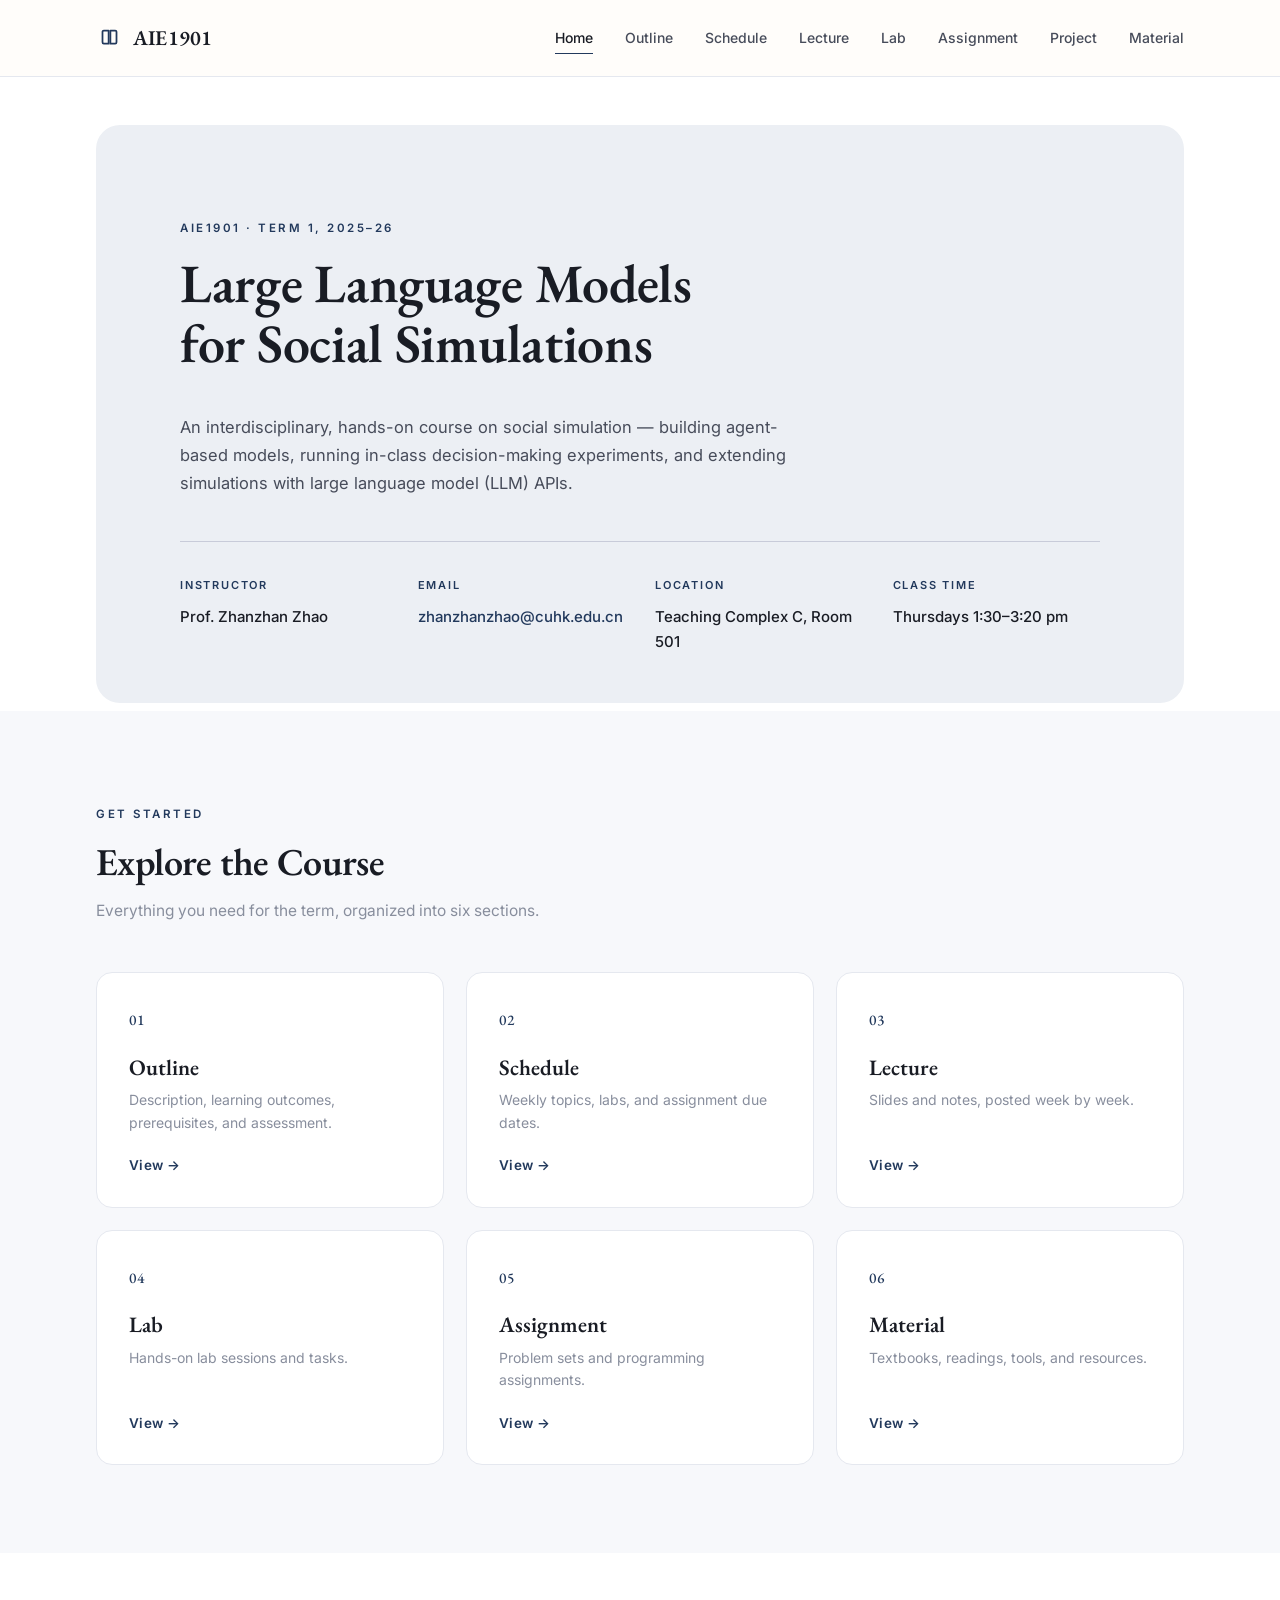
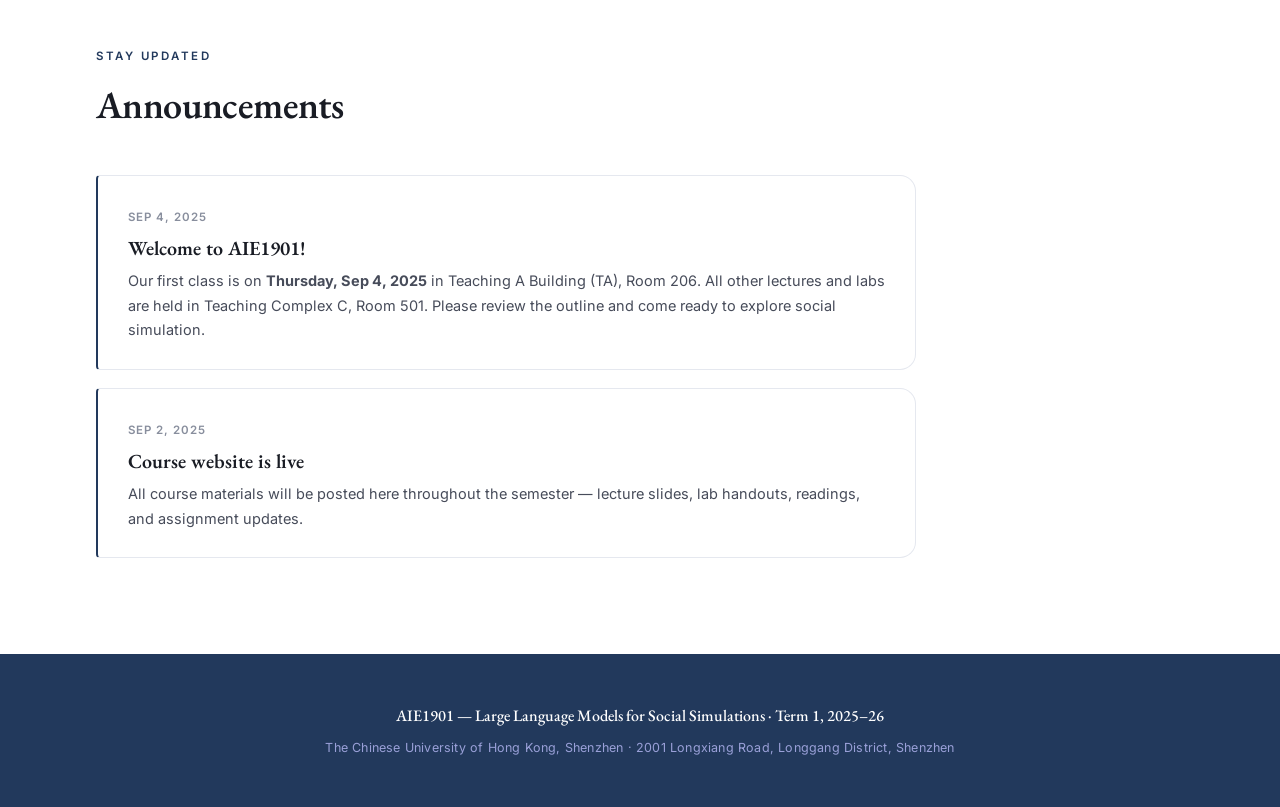
<file: index.html>
<!DOCTYPE html>
<html lang="en">
<head>
    <meta charset="UTF-8">
    <meta name="viewport" content="width=device-width, initial-scale=1.0">
    <title>AIE1901 — Large Language Models for Social Simulations</title>
    <link rel="stylesheet" href="style.css">
</head>
<body>

    <header id="site-header" class="site-header"></header>

    <!-- ===== Hero (clean, no image) ===== -->
    <section class="hero">
        <div class="container">
            <div class="hero-card">
                <span class="hero-eyebrow">AIE1901 · Term 1, 2025–26</span>
                <h1 class="hero-title">Large Language Models for Social Simulations</h1>
                <p class="hero-sub">An interdisciplinary, hands-on course on social simulation — building agent-based models, running in-class decision-making experiments, and extending simulations with large language model (LLM) APIs.</p>
                <!-- Course info — edit values in js/course.js or inline here -->
                <div class="hero-info">
                    <div>
                        <div class="label">Instructor</div>
                        <div class="value">Prof. Zhanzhan Zhao</div>
                    </div>
                    <div>
                        <div class="label">Email</div>
                        <div class="value"><a href="mailto:zhanzhanzhao@cuhk.edu.cn">zhanzhanzhao@cuhk.edu.cn</a></div>
                    </div>
                    <div>
                        <div class="label">Location</div>
                        <div class="value">Teaching Complex C, Room 501</div>
                    </div>
                    <div>
                        <div class="label">Class Time</div>
                        <div class="value">Thursdays 1:30–3:20 pm</div>
                    </div>
                </div>
            </div>
        </div>
    </section>

    <!-- ===== Explore the course ===== -->
    <section class="section alt">
        <div class="container">
            <div class="section-head">
                <span class="eyebrow">Get Started</span>
                <h2>Explore the Course</h2>
                <p>Everything you need for the term, organized into six sections.</p>
            </div>
            <div class="links-grid">
                <a href="outline.html" class="link-card">
                    <span class="dot" style="background:#f7d6b3;"></span>
                    <h3>Outline</h3>
                    <p>Description, learning outcomes, prerequisites, and assessment.</p>
                    <span class="go">View →</span>
                </a>
                <a href="schedule.html" class="link-card">
                    <span class="dot" style="background:#e5e6fb;"></span>
                    <h3>Schedule</h3>
                    <p>Weekly topics, labs, and assignment due dates.</p>
                    <span class="go">View →</span>
                </a>
                <a href="lecture.html" class="link-card">
                    <span class="dot" style="background:#d8efe2;"></span>
                    <h3>Lecture</h3>
                    <p>Slides and notes, posted week by week.</p>
                    <span class="go">View →</span>
                </a>
                <a href="lab.html" class="link-card">
                    <span class="dot" style="background:#d6e9fb;"></span>
                    <h3>Lab</h3>
                    <p>Hands-on lab sessions and tasks.</p>
                    <span class="go">View →</span>
                </a>
                <a href="assignment.html" class="link-card">
                    <span class="dot" style="background:#f7d6b3;"></span>
                    <h3>Assignment</h3>
                    <p>Problem sets and programming assignments.</p>
                    <span class="go">View →</span>
                </a>
                <a href="materials.html" class="link-card">
                    <span class="dot" style="background:#e5e6fb;"></span>
                    <h3>Material</h3>
                    <p>Textbooks, readings, tools, and resources.</p>
                    <span class="go">View →</span>
                </a>
            </div>
        </div>
    </section>

    <!-- ===== Announcements ===== -->
    <section class="section">
        <div class="container">
            <div class="section-head">
                <span class="eyebrow">Stay Updated</span>
                <h2>Announcements</h2>
            </div>
            <div class="ann-list">
                <div class="ann-card">
                    <span class="date">Sep 4, 2025</span>
                    <h3>Welcome to AIE1901!</h3>
                    <p>Our first class is on <strong>Thursday, Sep 4, 2025</strong> in Teaching A Building (TA), Room 206. All other lectures and labs are held in Teaching Complex C, Room 501. Please review the outline and come ready to explore social simulation.</p>
                </div>
                <div class="ann-card">
                    <span class="date">Sep 2, 2025</span>
                    <h3>Course website is live</h3>
                    <p>All course materials will be posted here throughout the semester — lecture slides, lab handouts, readings, and assignment updates.</p>
                </div>
            </div>
        </div>
    </section>

    <footer id="site-footer" class="site-footer"></footer>

    <script src="js/course.js"></script>
    <script src="js/components.js"></script>
    <script>renderChrome('home');</script>
</body>
</html>
</file>
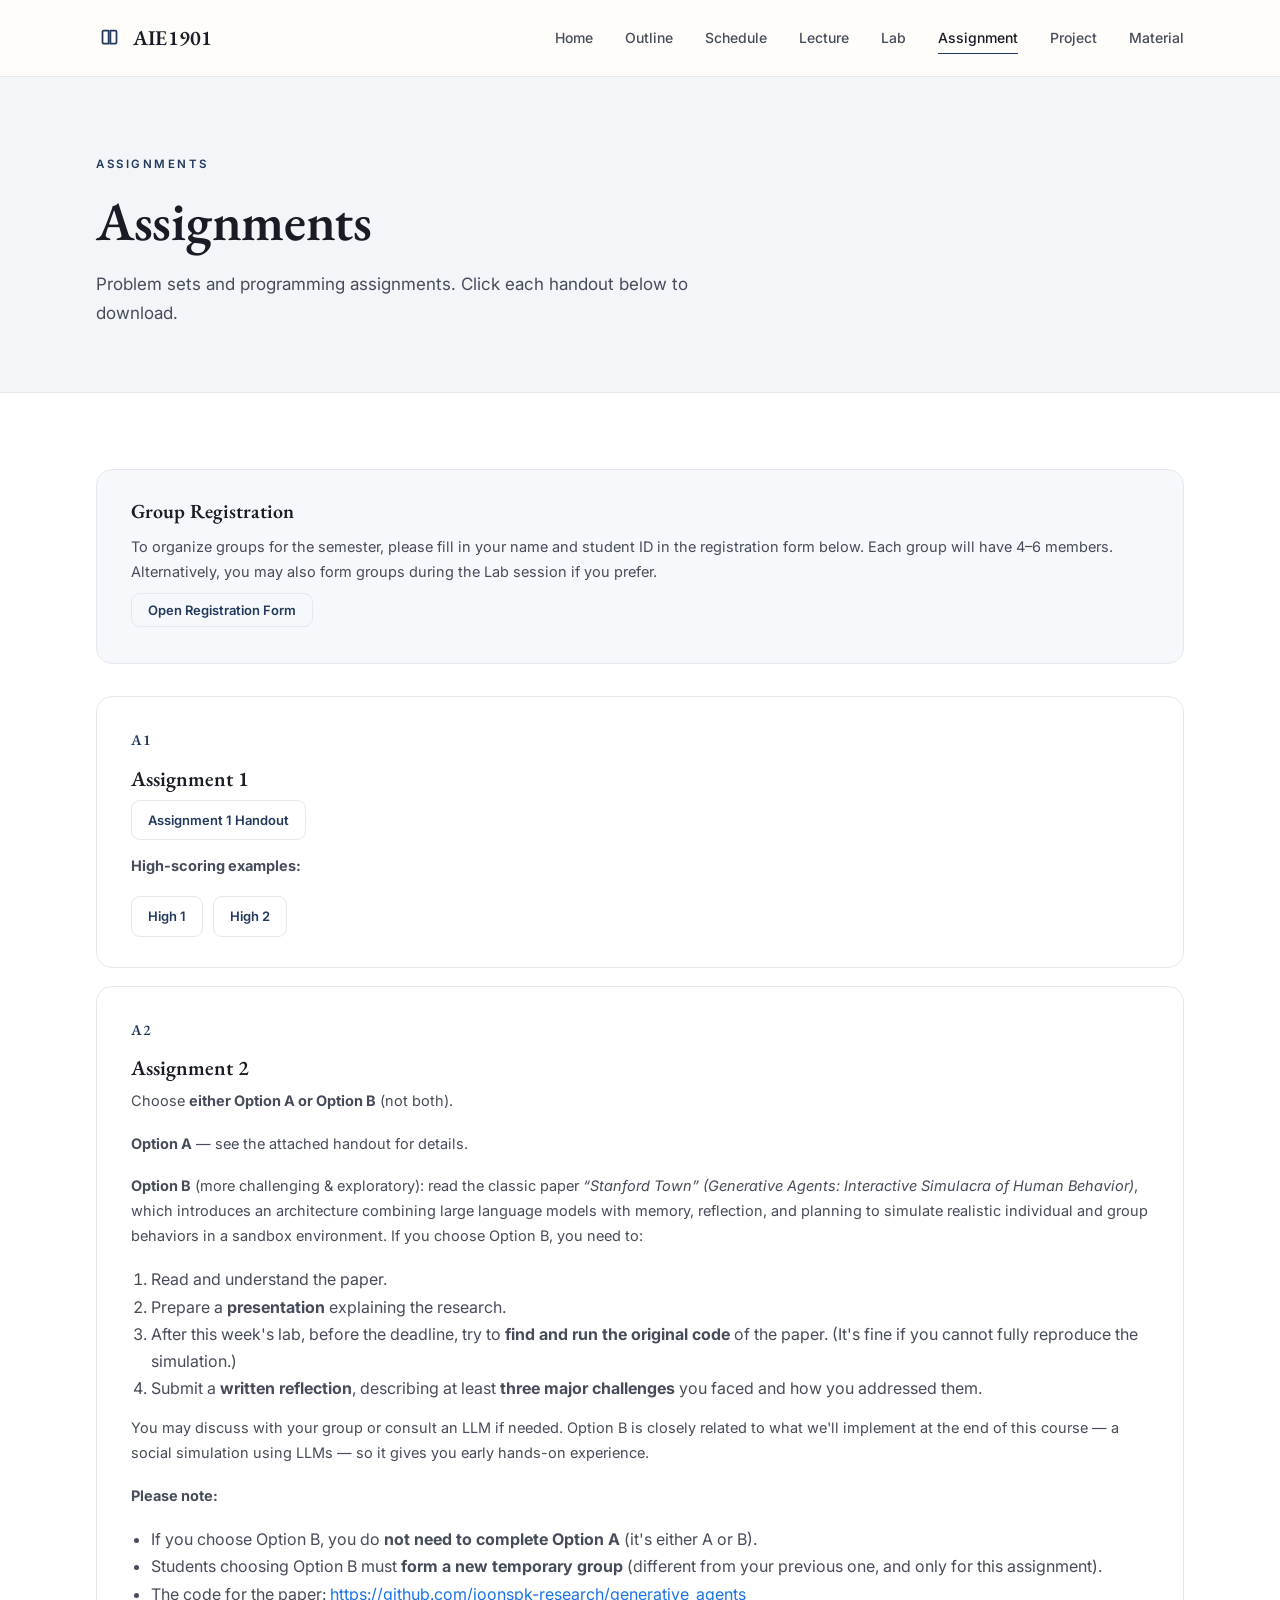
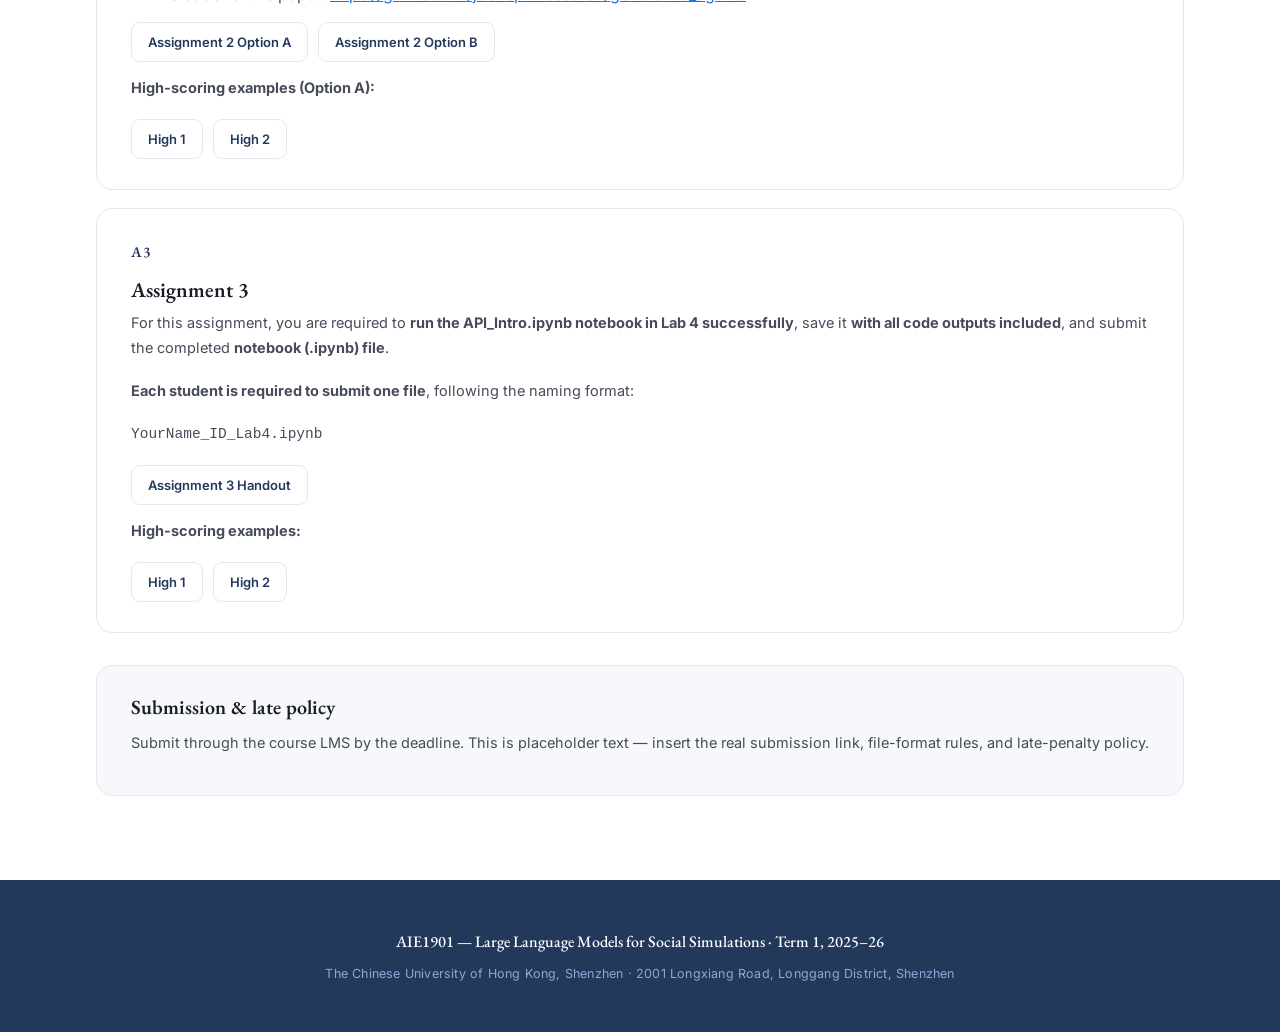
<file: assignment.html>
<!DOCTYPE html>
<html lang="en">
<head>
    <meta charset="UTF-8">
    <meta name="viewport" content="width=device-width, initial-scale=1.0">
    <title>Assignment — AIE1901</title>
    <link rel="stylesheet" href="style.css">
</head>
<body>

    <header id="site-header" class="site-header"></header>

    <section class="page-hero">
        <div class="container">
            <span class="eyebrow">Assignments</span>
            <h1>Assignments</h1>
            <p class="lead">Problem sets and programming assignments. Click each handout below to download.</p>
        </div>
    </section>

    <main class="content">
        <div class="container">

            <div class="note" style="margin-bottom:32px;">
                <h4>Group Registration</h4>
                <p>To organize groups for the semester, please fill in your name and student ID in the registration form below. Each group will have 4–6 members. Alternatively, you may also form groups during the Lab session if you prefer.</p>
                <p style="margin-top:14px;"><a class="chip-link" href="https://docs.qq.com/sheet/DZmpaQ1VUUHdWbXJv?tab=BB08J2" target="_blank" rel="noopener">Open Registration Form</a></p>
            </div>

            <div class="assign-list">
                <div class="assign-card">
                    <div class="assign-head"><span class="assign-num">A1</span></div>
                    <h3>Assignment 1</h3>
                    <div class="item-links"><a class="chip-link" href="assignments/AIE1901_Assignment1.pdf" target="_blank" rel="noopener">Assignment 1 Handout</a></div>
                    <p style="margin-top:14px;"><strong>High-scoring examples:</strong></p>
                    <div class="item-links"><a class="chip-link" href="assignments/examples/A1_Example_1.zip">High 1</a><a class="chip-link" href="assignments/examples/A1_Example_2.zip">High 2</a></div>
                </div>
                <div class="assign-card">
                    <div class="assign-head"><span class="assign-num">A2</span></div>
                    <h3>Assignment 2</h3>
                    <p>Choose <strong>either Option A or Option B</strong> (not both).</p>
                    <p style="margin-top:14px;"><strong>Option A</strong> — see the attached handout for details.</p>
                    <p style="margin-top:14px;"><strong>Option B</strong> (more challenging &amp; exploratory): read the classic paper <em>“Stanford Town” (Generative Agents: Interactive Simulacra of Human Behavior)</em>, which introduces an architecture combining large language models with memory, reflection, and planning to simulate realistic individual and group behaviors in a sandbox environment. If you choose Option B, you need to:</p>
                    <ol style="margin:10px 0 0 20px;">
                        <li>Read and understand the paper.</li>
                        <li>Prepare a <strong>presentation</strong> explaining the research.</li>
                        <li>After this week's lab, before the deadline, try to <strong>find and run the original code</strong> of the paper. (It's fine if you cannot fully reproduce the simulation.)</li>
                        <li>Submit a <strong>written reflection</strong>, describing at least <strong>three major challenges</strong> you faced and how you addressed them.</li>
                    </ol>
                    <p style="margin-top:14px;">You may discuss with your group or consult an LLM if needed. Option B is closely related to what we'll implement at the end of this course — a social simulation using LLMs — so it gives you early hands-on experience.</p>
                    <p style="margin-top:14px;"><strong>Please note:</strong></p>
                    <ul style="margin:10px 0 0 20px;">
                        <li>If you choose Option B, you do <strong>not need to complete Option A</strong> (it's either A or B).</li>
                        <li>Students choosing Option B must <strong>form a new temporary group</strong> (different from your previous one, and only for this assignment).</li>
                        <li>The code for the paper: <a href="https://github.com/joonspk-research/generative_agents" target="_blank" rel="noopener" style="color:#1a73e8;text-decoration:underline;">https://github.com/joonspk-research/generative_agents</a></li>
                    </ul>
                    <div class="item-links" style="margin-top:14px;"><a class="chip-link" href="assignments/AIE1901_Assignment2 (OptionA).pdf" target="_blank" rel="noopener">Assignment 2 Option A</a><a class="chip-link" href="assignments/AIE1901_Assignment2 (OptionB).docx">Assignment 2 Option B</a></div>
                    <p style="margin-top:14px;"><strong>High-scoring examples (Option A):</strong></p>
                    <div class="item-links"><a class="chip-link" href="assignments/examples/A2_Example_1.zip">High 1</a><a class="chip-link" href="assignments/examples/A2_Example_2.zip">High 2</a></div>
                </div>
                <div class="assign-card">
                    <div class="assign-head"><span class="assign-num">A3</span></div>
                    <h3>Assignment 3</h3>
                    <p>For this assignment, you are required to <strong>run the API_Intro.ipynb notebook in Lab 4 successfully</strong>, save it <strong>with all code outputs included</strong>, and submit the completed <strong>notebook (.ipynb) file</strong>.</p>
                    <p style="margin-top:14px;"><strong>Each student is required to submit one file</strong>, following the naming format:</p>
                    <p style="margin-top:6px;"><code>YourName_ID_Lab4.ipynb</code></p>
                    <div class="item-links" style="margin-top:14px;"><a class="chip-link" href="assignments/AIE1901_Assignment3.docx">Assignment 3 Handout</a></div>
                    <p style="margin-top:14px;"><strong>High-scoring examples:</strong></p>
                    <div class="item-links"><a class="chip-link" href="assignments/examples/A3_Example_1.zip">High 1</a><a class="chip-link" href="assignments/examples/A3_Example_2.zip">High 2</a></div>
                </div>
            </div>

            <div class="note" style="margin-top:32px;">
                <h4>Submission &amp; late policy</h4>
                <p>Submit through the course LMS by the deadline. This is placeholder text — insert the real submission link, file-format rules, and late-penalty policy.</p>
            </div>
        </div>
    </main>

    <footer id="site-footer" class="site-footer"></footer>

    <script src="js/course.js"></script>
    <script src="js/components.js"></script>
    <script>renderChrome('assignment');</script>
</body>
</html>
</file>
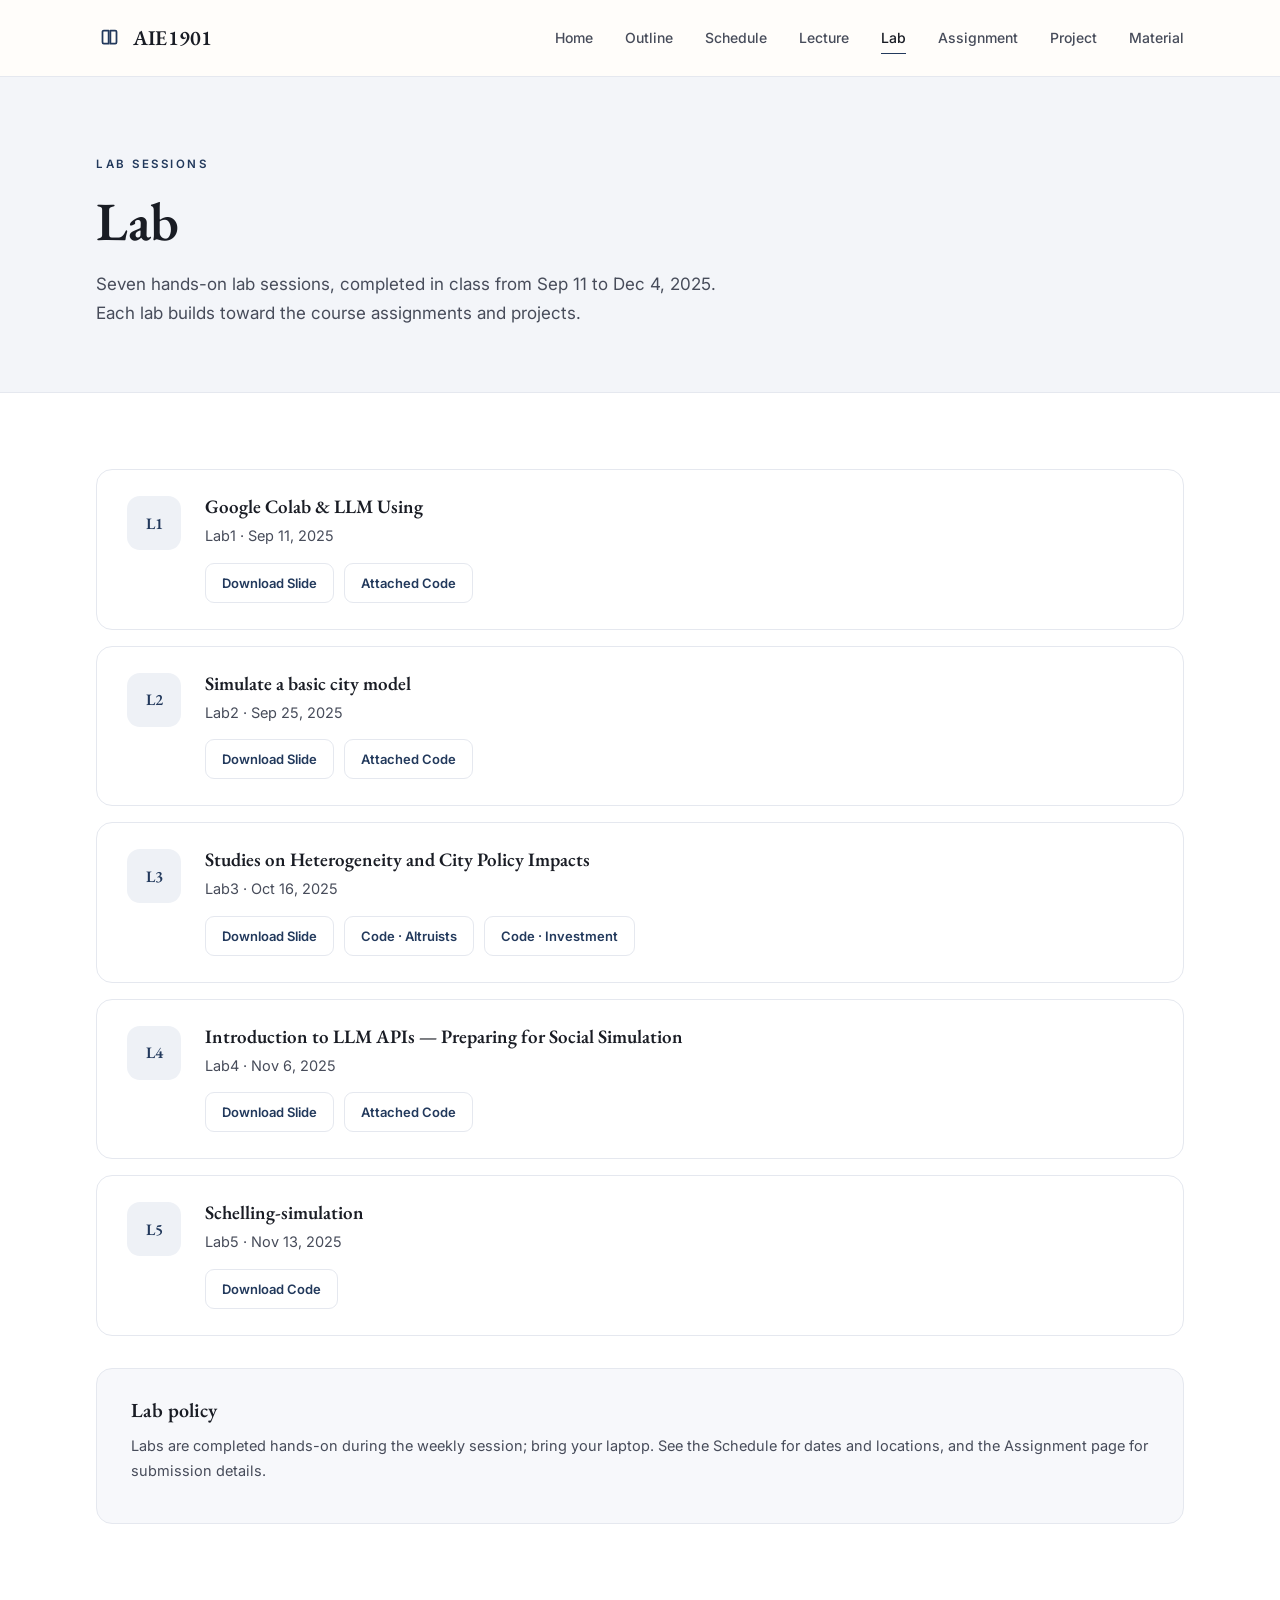
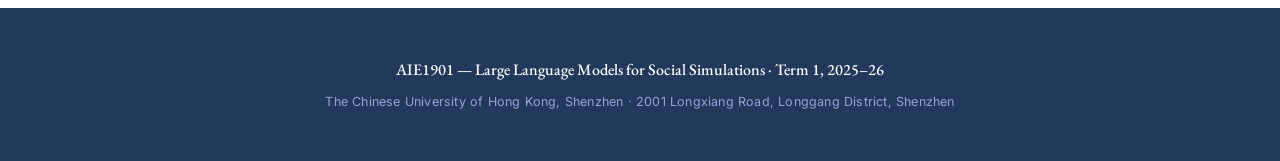
<file: lab.html>
<!DOCTYPE html>
<html lang="en">
<head>
    <meta charset="UTF-8">
    <meta name="viewport" content="width=device-width, initial-scale=1.0">
    <title>Lab — AIE1901</title>
    <link rel="stylesheet" href="style.css">
</head>
<body>

    <header id="site-header" class="site-header"></header>

    <section class="page-hero">
        <div class="container">
            <span class="eyebrow">Lab Sessions</span>
            <h1>Lab</h1>
            <p class="lead">Seven hands-on lab sessions, completed in class from Sep 11 to Dec 4, 2025. Each lab builds toward the course assignments and projects.</p>
        </div>
    </section>

    <main class="content">
        <div class="container">
            <div class="item-list">
                <div class="item-card">
                    <div class="wk-chip">L1</div>
                    <div class="item-body">
                        <h3>Google Colab &amp; LLM Using</h3>
                        <p>Lab1 · Sep 11, 2025</p>
                        <div class="item-links"><a class="chip-link" href="labs/Lab_1.pptx">Download Slide</a><a class="chip-link" href="labs/Lab_1_starter.zip">Attached Code</a></div>
                    </div>
                </div>
                <div class="item-card">
                    <div class="wk-chip">L2</div>
                    <div class="item-body">
                        <h3>Simulate a basic city model</h3>
                        <p>Lab2 · Sep 25, 2025</p>
                        <div class="item-links"><a class="chip-link" href="labs/Lab_2.pdf">Download Slide</a><a class="chip-link" href="labs/Schelling-simulation-Lab2.zip">Attached Code</a></div>
                    </div>
                </div>
                <div class="item-card">
                    <div class="wk-chip">L3</div>
                    <div class="item-body">
                        <h3>Studies on Heterogeneity and City Policy Impacts</h3>
                        <p>Lab3 · Oct 16, 2025</p>
                        <div class="item-links"><a class="chip-link" href="labs/Lab_3.pptx">Download Slide</a><a class="chip-link" href="labs/Schelling-simulation-Lab3-Altruists.zip">Code · Altruists</a><a class="chip-link" href="labs/Schelling-simulation-Lab3-Investment.zip">Code · Investment</a></div>
                    </div>
                </div>
                <div class="item-card">
                    <div class="wk-chip">L4</div>
                    <div class="item-body">
                        <h3>Introduction to LLM APIs — Preparing for Social Simulation</h3>
                        <p>Lab4 · Nov 6, 2025</p>
                        <div class="item-links"><a class="chip-link" href="labs/Lab_4.pdf">Download Slide</a><a class="chip-link" href="labs/API_Intro.ipynb">Attached Code</a></div>
                    </div>
                </div>
                <div class="item-card">
                    <div class="wk-chip">L5</div>
                    <div class="item-body">
                        <h3>Schelling-simulation</h3>
                        <p>Lab5 · Nov 13, 2025</p>
                        <div class="item-links"><a class="chip-link" href="labs/Lab_5.zip">Download Code</a></div>
                    </div>
                </div>
            </div>

            <div class="note" style="margin-top:32px;">
                <h4>Lab policy</h4>
                <p>Labs are completed hands-on during the weekly session; bring your laptop. See the <a href="schedule.html">Schedule</a> for dates and locations, and the <a href="assignment.html">Assignment</a> page for submission details.</p>
            </div>
        </div>
    </main>

    <footer id="site-footer" class="site-footer"></footer>

    <script src="js/course.js"></script>
    <script src="js/components.js"></script>
    <script>renderChrome('lab');</script>
</body>
</html>
</file>
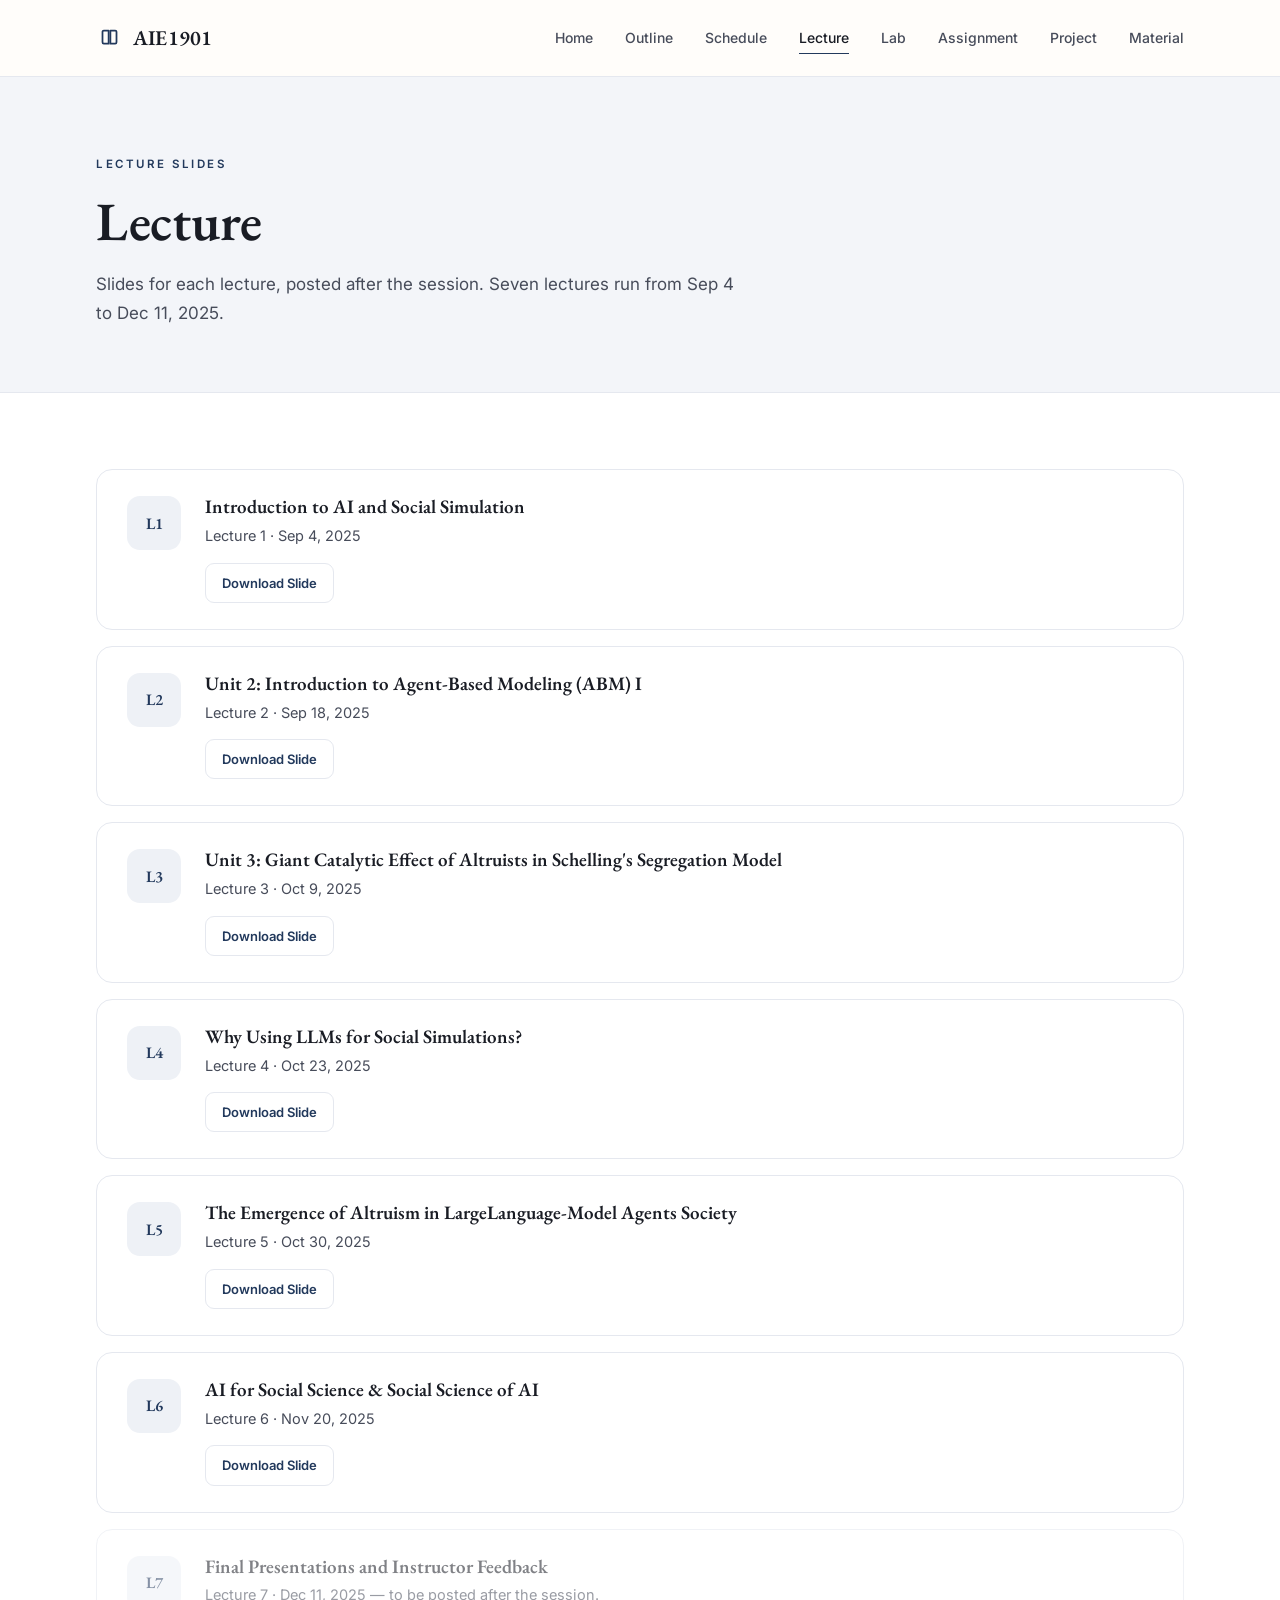
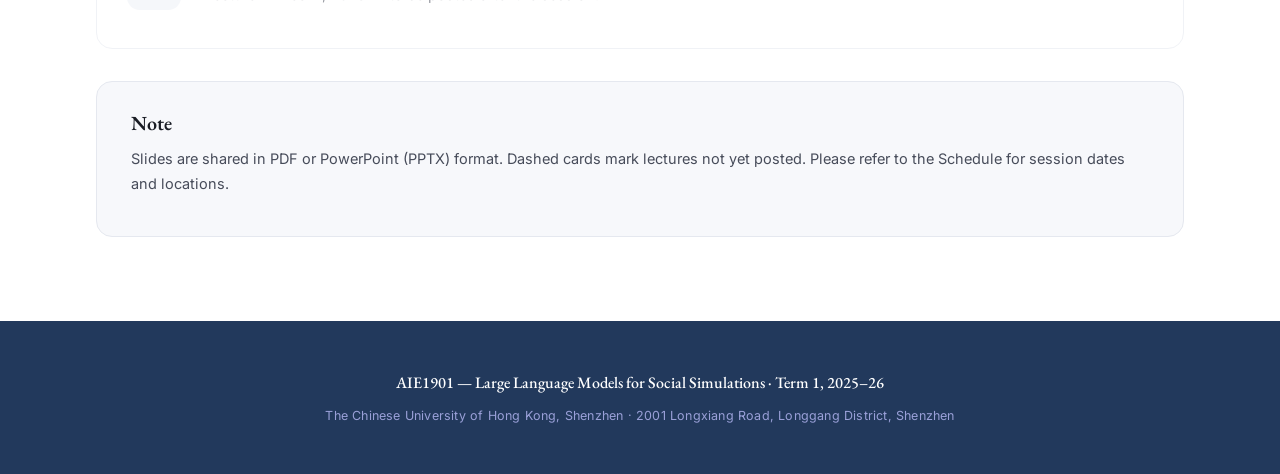
<file: lecture.html>
<!DOCTYPE html>
<html lang="en">
<head>
    <meta charset="UTF-8">
    <meta name="viewport" content="width=device-width, initial-scale=1.0">
    <title>Lecture — AIE1901</title>
    <link rel="stylesheet" href="style.css">
</head>
<body>

    <header id="site-header" class="site-header"></header>

    <section class="page-hero">
        <div class="container">
            <span class="eyebrow">Lecture Slides</span>
            <h1>Lecture</h1>
            <p class="lead">Slides for each lecture, posted after the session. Seven lectures run from Sep 4 to Dec 11, 2025.</p>
        </div>
    </section>

    <main class="content">
        <div class="container">
            <div class="item-list">
                <div class="item-card">
                    <div class="wk-chip">L1</div>
                    <div class="item-body">
                        <h3>Introduction to AI and Social Simulation</h3>
                        <p>Lecture 1 · Sep 4, 2025</p>
                        <div class="item-links"><a class="chip-link" href="lectures/Lecture_1.pptx">Download Slide</a></div>
                    </div>
                </div>
                <div class="item-card">
                    <div class="wk-chip">L2</div>
                    <div class="item-body">
                        <h3>Unit 2: Introduction to Agent-Based Modeling (ABM) I</h3>
                        <p>Lecture 2 · Sep 18, 2025</p>
                        <div class="item-links"><a class="chip-link" href="lectures/Lecture_2.pdf">Download Slide</a></div>
                    </div>
                </div>
                <div class="item-card">
                    <div class="wk-chip">L3</div>
                    <div class="item-body">
                        <h3>Unit 3: Giant Catalytic Effect of Altruists in Schelling's Segregation Model</h3>
                        <p>Lecture 3 · Oct 9, 2025</p>
                        <div class="item-links"><a class="chip-link" href="lectures/Lecture_3.pdf">Download Slide</a></div>
                    </div>
                </div>
                <div class="item-card">
                    <div class="wk-chip">L4</div>
                    <div class="item-body">
                        <h3>Why Using LLMs for Social Simulations?</h3>
                        <p>Lecture 4 · Oct 23, 2025</p>
                        <div class="item-links"><a class="chip-link" href="lectures/Lecture_4.pdf">Download Slide</a></div>
                    </div>
                </div>
                <div class="item-card">
                    <div class="wk-chip">L5</div>
                    <div class="item-body">
                        <h3>The Emergence of Altruism in LargeLanguage-Model Agents Society</h3>
                        <p>Lecture 5 · Oct 30, 2025</p>
                        <div class="item-links"><a class="chip-link" href="lectures/Lecture_5.pdf">Download Slide</a></div>
                    </div>
                </div>
                <div class="item-card">
                    <div class="wk-chip">L6</div>
                    <div class="item-body">
                        <h3>AI for Social Science & Social Science of AI</h3>
                        <p>Lecture 6 · Nov 20, 2025</p>
                        <div class="item-links"><a class="chip-link" href="lectures/Lecture_6.pptx">Download Slide</a></div>
                    </div>
                </div>
                <div class="item-card" style="opacity:0.55;">
                    <div class="wk-chip">L7</div>
                    <div class="item-body">
                        <h3>Final Presentations and Instructor Feedback</h3>
                        <p>Lecture 7 · Dec 11, 2025 — to be posted after the session.</p>
                    </div>
                </div>
            </div>

            <div class="note" style="margin-top:32px;">
                <h4>Note</h4>
                <p>Slides are shared in PDF or PowerPoint (PPTX) format. Dashed cards mark lectures not yet posted. Please refer to the <a href="schedule.html">Schedule</a> for session dates and locations.</p>
            </div>
        </div>
    </main>

    <footer id="site-footer" class="site-footer"></footer>

    <script src="js/course.js"></script>
    <script src="js/components.js"></script>
    <script>renderChrome('lecture');</script>
</body>
</html>
</file>
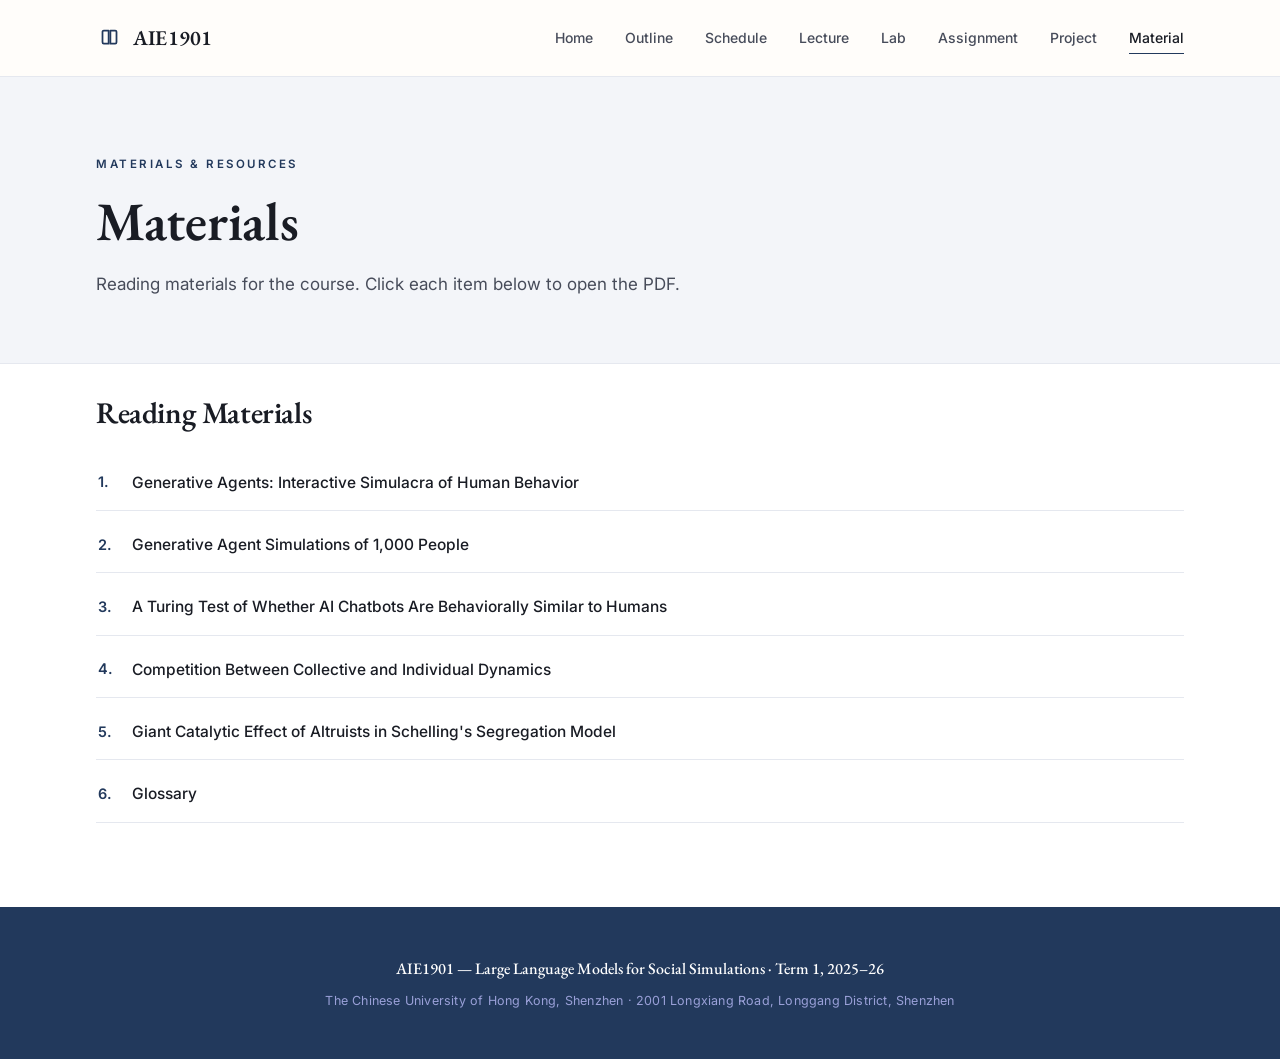
<file: materials.html>
<!DOCTYPE html>
<html lang="en">
<head>
    <meta charset="UTF-8">
    <meta name="viewport" content="width=device-width, initial-scale=1.0">
    <title>Material — AIE1901</title>
    <link rel="stylesheet" href="style.css">
</head>
<body>

    <header id="site-header" class="site-header"></header>

    <section class="page-hero">
        <div class="container">
            <span class="eyebrow">Materials &amp; Resources</span>
            <h1>Materials</h1>
            <p class="lead">Reading materials for the course. Click each item below to open the PDF.</p>
        </div>
    </section>

    <main class="content" style="padding-top:32px;">
        <div class="container">

            <h2 class="block-title">Reading Materials</h2>
            <ul class="file-list numbered">
                <li><a href="readings/Generative_Agents_Interactive_Simulacra_of_Human_Behavior.pdf" target="_blank" rel="noopener">Generative Agents: Interactive Simulacra of Human Behavior</a></li>
                <li><a href="readings/Generative_agent_simulations_of_1000_people.pdf" target="_blank" rel="noopener">Generative Agent Simulations of 1,000 People</a></li>
                <li><a href="readings/Turing_test_AI_chatbots_behaviorally_similar_to_humans.pdf" target="_blank" rel="noopener">A Turing Test of Whether AI Chatbots Are Behaviorally Similar to Humans</a></li>
                <li><a href="readings/Competition_between_collective_and_individual_dynamics.pdf" target="_blank" rel="noopener">Competition Between Collective and Individual Dynamics</a></li>
                <li><a href="readings/Giant_catalytic_effect_of_altruists_in_Schellings_segregation_model.pdf" target="_blank" rel="noopener">Giant Catalytic Effect of Altruists in Schelling's Segregation Model</a></li>
                <li><a href="readings/Glossary.pdf" target="_blank" rel="noopener">Glossary</a></li>
            </ul>

        </div>
    </main>

    <footer id="site-footer" class="site-footer"></footer>

    <script src="js/course.js"></script>
    <script src="js/components.js"></script>
    <script>renderChrome('materials');</script>
</body>
</html>
</file>
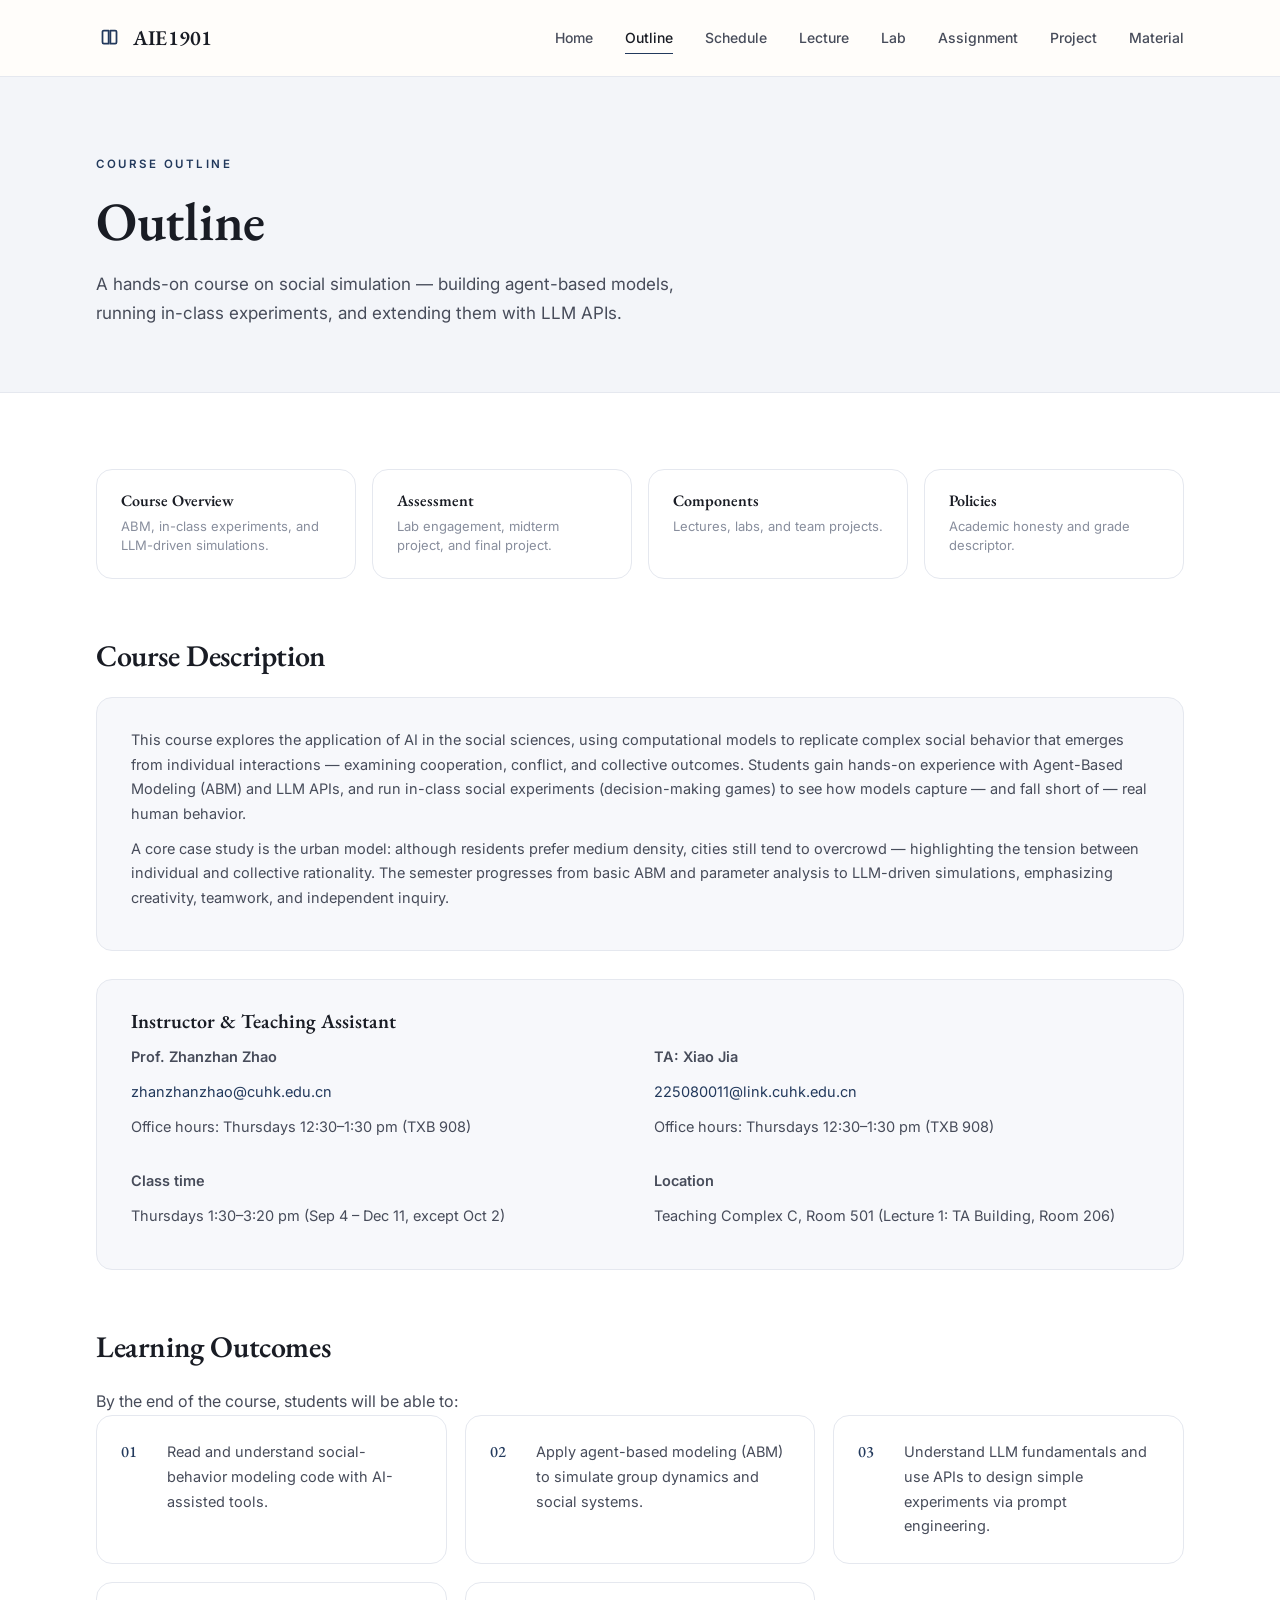
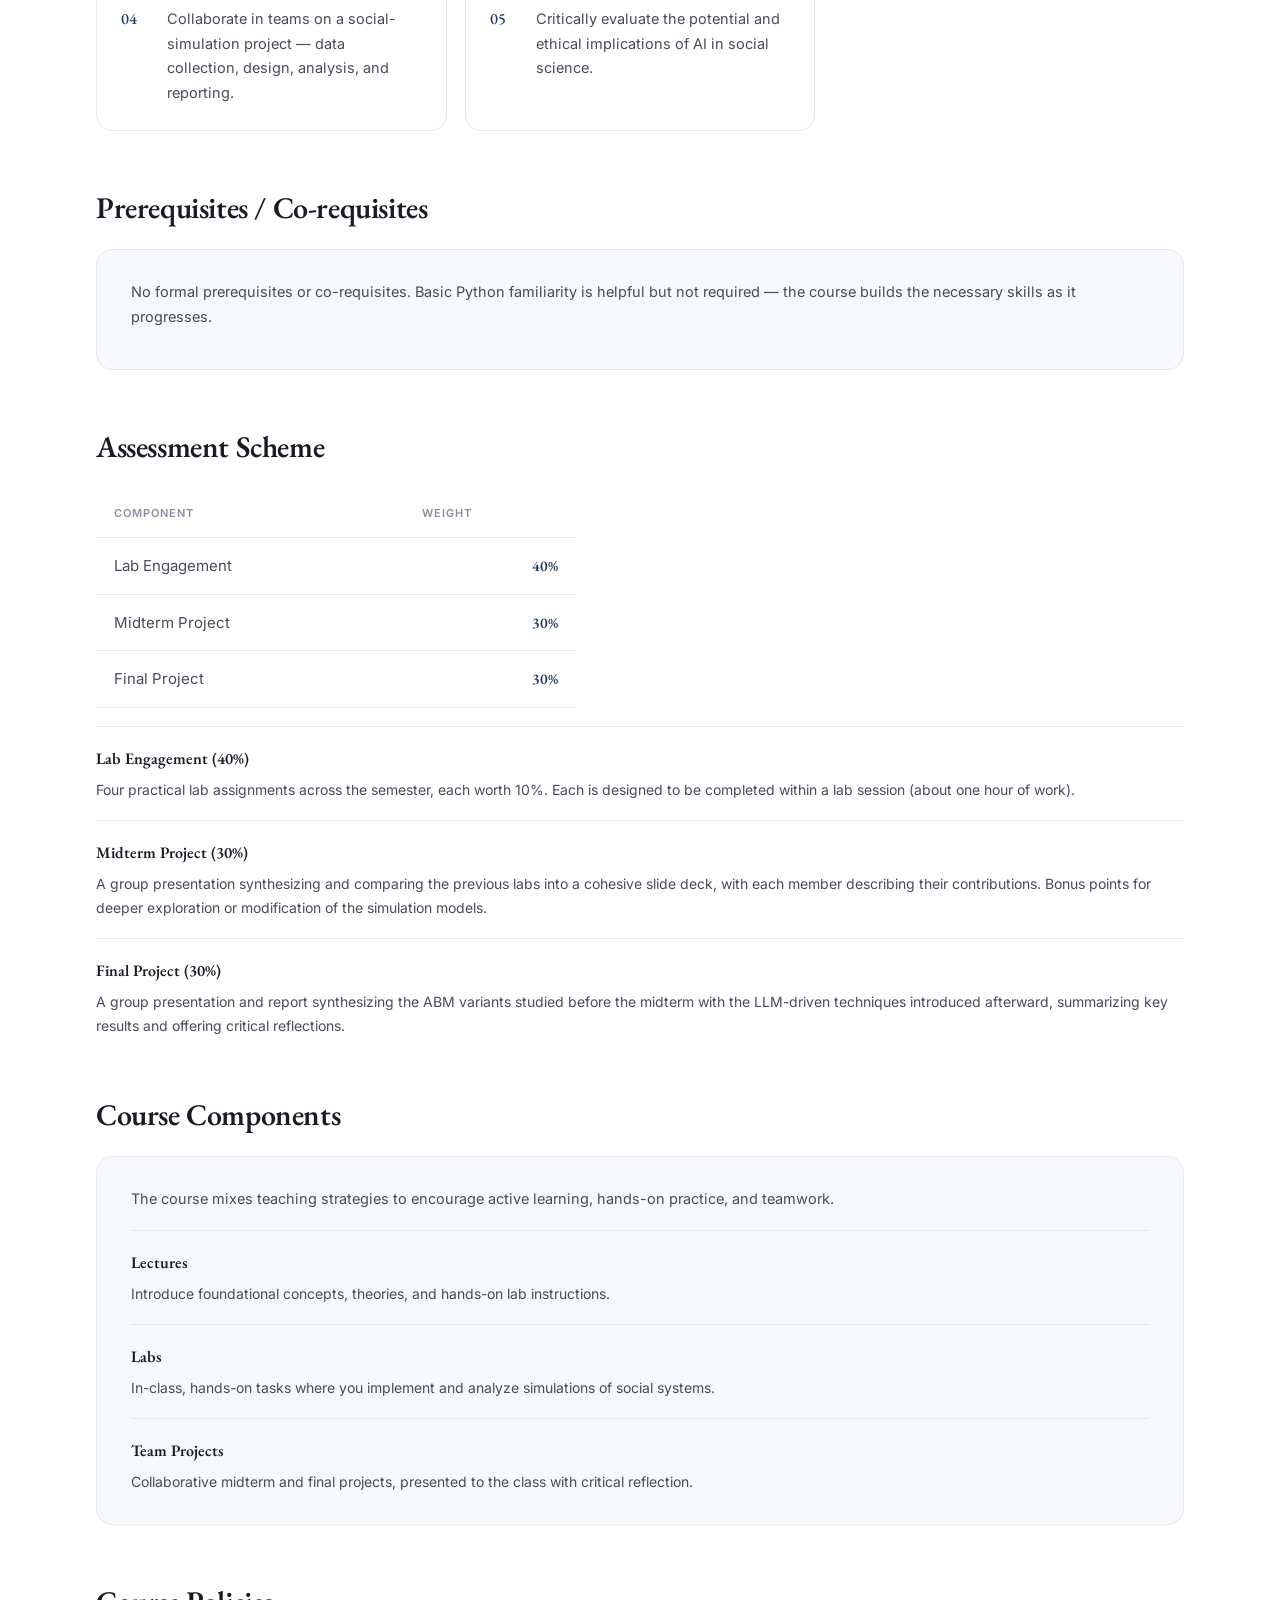
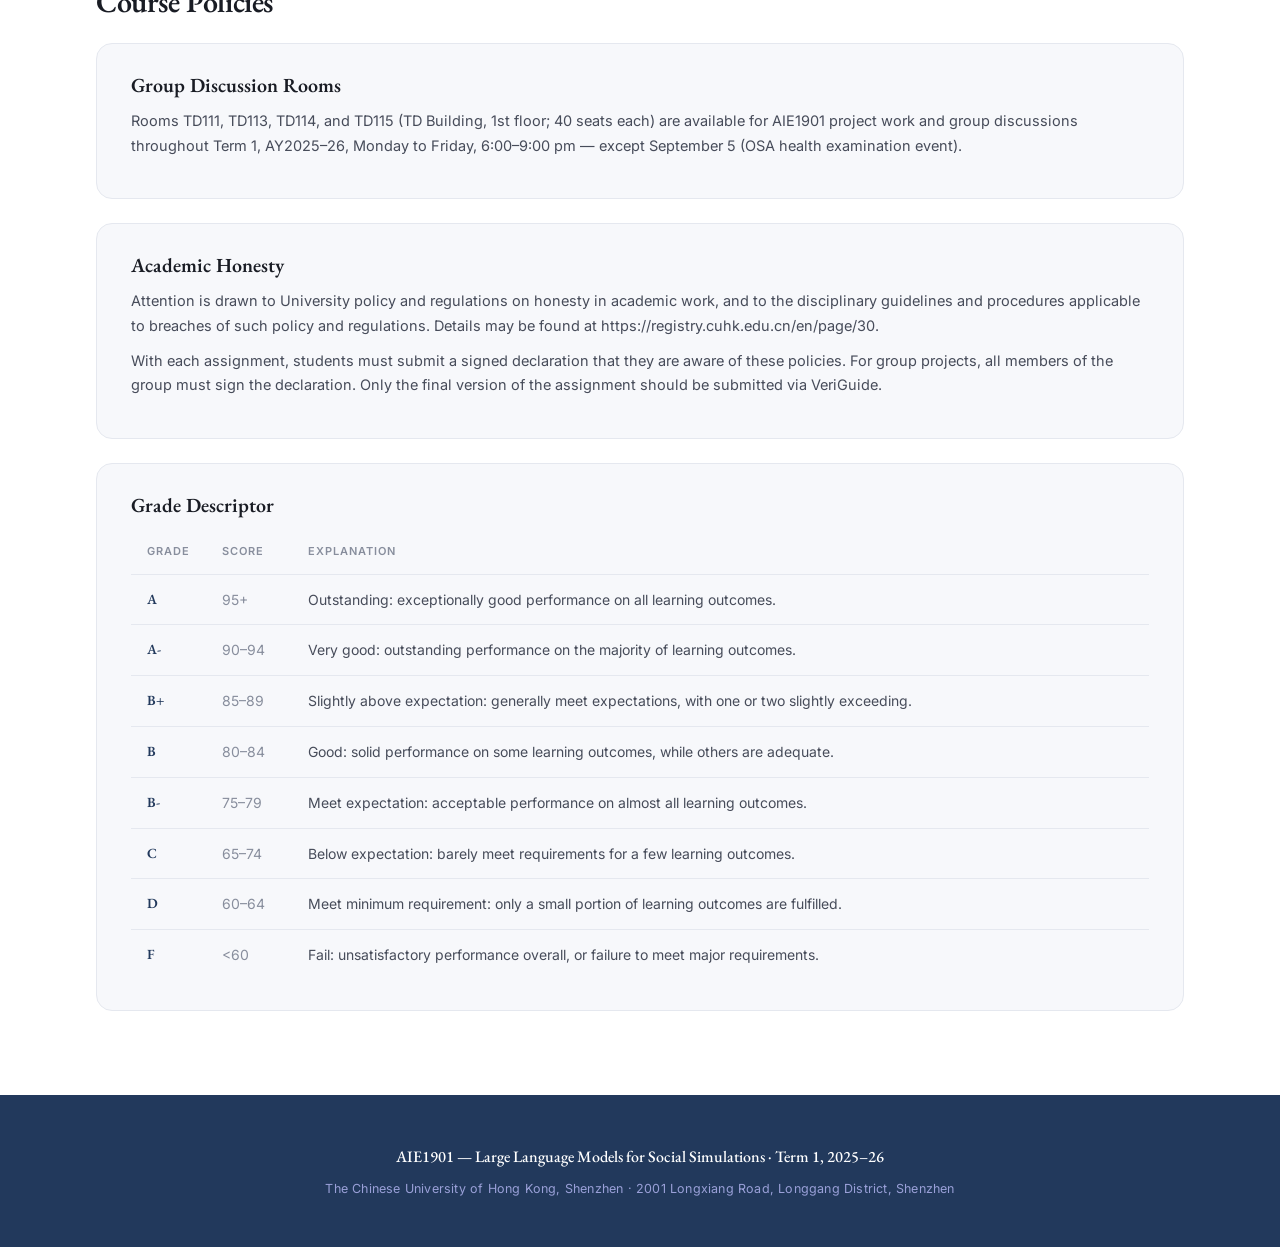
<file: outline.html>
<!DOCTYPE html>
<html lang="en">
<head>
    <meta charset="UTF-8">
    <meta name="viewport" content="width=device-width, initial-scale=1.0">
    <title>Outline — AIE1901</title>
    <link rel="stylesheet" href="style.css">
</head>
<body>

    <header id="site-header" class="site-header"></header>

    <section class="page-hero">
        <div class="container">
            <span class="eyebrow">Course Outline</span>
            <h1>Outline</h1>
            <p class="lead">A hands-on course on social simulation — building agent-based models, running in-class experiments, and extending them with LLM APIs.</p>
        </div>
    </section>

    <main class="content">
        <div class="container">

            <!-- Quick Nav -->
            <div class="outline-nav">
                <a href="#overview" class="outline-nav-card">
                    <h4>Course Overview</h4>
                    <p>ABM, in-class experiments, and LLM-driven simulations.</p>
                </a>
                <a href="#assessment" class="outline-nav-card">
                    <h4>Assessment</h4>
                    <p>Lab engagement, midterm project, and final project.</p>
                </a>
                <a href="#components" class="outline-nav-card">
                    <h4>Components</h4>
                    <p>Lectures, labs, and team projects.</p>
                </a>
                <a href="#policies" class="outline-nav-card">
                    <h4>Policies</h4>
                    <p>Academic honesty and grade descriptor.</p>
                </a>
            </div>

            <!-- Course Description -->
            <h2 class="block-title spaced">Course Description</h2>
            <div class="note">
                <p>This course explores the application of AI in the social sciences, using computational models to replicate complex social behavior that emerges from individual interactions — examining cooperation, conflict, and collective outcomes. Students gain hands-on experience with Agent-Based Modeling (ABM) and LLM APIs, and run in-class social experiments (decision-making games) to see how models capture — and fall short of — real human behavior.</p>
                <p>A core case study is the urban model: although residents prefer medium density, cities still tend to overcrowd — highlighting the tension between individual and collective rationality. The semester progresses from basic ABM and parameter analysis to LLM-driven simulations, emphasizing creativity, teamwork, and independent inquiry.</p>
            </div>

            <!-- Instructor & TA -->
            <div class="note" style="margin-top: 28px;">
                <h4>Instructor &amp; Teaching Assistant</h4>
                <div class="two-col">
                    <div>
                        <p class="who">Prof. Zhanzhan Zhao</p>
                        <p class="who-meta"><a href="mailto:zhanzhanzhao@cuhk.edu.cn">zhanzhanzhao@cuhk.edu.cn</a></p>
                        <p class="who-meta">Office hours: Thursdays 12:30–1:30 pm (TXB 908)</p>
                    </div>
                    <div>
                        <p class="who">TA: Xiao Jia</p>
                        <p class="who-meta"><a href="mailto:225080011@link.cuhk.edu.cn">225080011@link.cuhk.edu.cn</a></p>
                        <p class="who-meta">Office hours: Thursdays 12:30–1:30 pm (TXB 908)</p>
                    </div>
                </div>
                <div class="two-col" style="margin-top: 20px;">
                    <div>
                        <p class="who">Class time</p>
                        <p class="who-meta">Thursdays 1:30–3:20 pm (Sep 4 – Dec 11, except Oct 2)</p>
                    </div>
                    <div>
                        <p class="who">Location</p>
                        <p class="who-meta">Teaching Complex C, Room 501 (Lecture 1: TA Building, Room 206)</p>
                    </div>
                </div>
            </div>

            <!-- Learning Outcomes -->
            <h2 class="block-title spaced">Learning Outcomes</h2>
            <p class="prose">By the end of the course, students will be able to:</p>
            <ul class="outcome-list">
                <li>Read and understand social-behavior modeling code with AI-assisted tools.</li>
                <li>Apply agent-based modeling (ABM) to simulate group dynamics and social systems.</li>
                <li>Understand LLM fundamentals and use APIs to design simple experiments via prompt engineering.</li>
                <li>Collaborate in teams on a social-simulation project — data collection, design, analysis, and reporting.</li>
                <li>Critically evaluate the potential and ethical implications of AI in social science.</li>
            </ul>

            <!-- Prerequisites -->
            <h2 class="block-title spaced">Prerequisites / Co-requisites</h2>
            <div class="note">
                <p>No formal prerequisites or co-requisites. Basic Python familiarity is helpful but not required — the course builds the necessary skills as it progresses.</p>
            </div>

            <!-- Assessment -->
            <h2 id="assessment" class="block-title spaced">Assessment Scheme</h2>
            <table class="simple-table">
                <thead><tr><th>Component</th><th>Weight</th></tr></thead>
                <tbody>
                    <tr><td>Lab Engagement</td><td>40%</td></tr>
                    <tr><td>Midterm Project</td><td>30%</td></tr>
                    <tr><td>Final Project</td><td>30%</td></tr>
                </tbody>
            </table>

            <div class="assess-detail">
                <h5>Lab Engagement (40%)</h5>
                <p>Four practical lab assignments across the semester, each worth 10%. Each is designed to be completed within a lab session (about one hour of work).</p>
            </div>
            <div class="assess-detail">
                <h5>Midterm Project (30%)</h5>
                <p>A group presentation synthesizing and comparing the previous labs into a cohesive slide deck, with each member describing their contributions. Bonus points for deeper exploration or modification of the simulation models.</p>
            </div>
            <div class="assess-detail">
                <h5>Final Project (30%)</h5>
                <p>A group presentation and report synthesizing the ABM variants studied before the midterm with the LLM-driven techniques introduced afterward, summarizing key results and offering critical reflections.</p>
            </div>

            <!-- Course Components -->
            <h2 id="components" class="block-title spaced">Course Components</h2>
            <div class="note">
                <p>The course mixes teaching strategies to encourage active learning, hands-on practice, and teamwork.</p>
                <div class="assess-detail">
                    <h5>Lectures</h5>
                    <p>Introduce foundational concepts, theories, and hands-on lab instructions.</p>
                </div>
                <div class="assess-detail">
                    <h5>Labs</h5>
                    <p>In-class, hands-on tasks where you implement and analyze simulations of social systems.</p>
                </div>
                <div class="assess-detail">
                    <h5>Team Projects</h5>
                    <p>Collaborative midterm and final projects, presented to the class with critical reflection.</p>
                </div>
            </div>

            <!-- Policies -->
            <h2 id="policies" class="block-title spaced">Course Policies</h2>

            <!-- Other Information -->
            <div class="note" style="margin-top: 24px;">
                <h4>Group Discussion Rooms</h4>
                <p>Rooms TD111, TD113, TD114, and TD115 (TD Building, 1st floor; 40 seats each) are available for AIE1901 project work and group discussions throughout Term 1, AY2025–26, Monday to Friday, 6:00–9:00 pm — except September 5 (OSA health examination event).</p>
            </div>

            <div class="note" style="margin-top: 24px;">
                <h4>Academic Honesty</h4>
                <p>Attention is drawn to University policy and regulations on honesty in academic work, and to the disciplinary guidelines and procedures applicable to breaches of such policy and regulations. Details may be found at <a href="https://registry.cuhk.edu.cn/en/page/30" target="_blank">https://registry.cuhk.edu.cn/en/page/30</a>.</p>
                <p>With each assignment, students must submit a signed declaration that they are aware of these policies. For group projects, all members of the group must sign the declaration. Only the final version of the assignment should be submitted via VeriGuide.</p>
            </div>

            <div id="grades" class="note" style="margin-top: 24px;">
                <h4>Grade Descriptor</h4>
                <table class="grade-table">
                    <thead>
                        <tr><th>Grade</th><th>Score</th><th>Explanation</th></tr>
                    </thead>
                    <tbody>
                        <tr><td>A</td><td>95+</td><td>Outstanding: exceptionally good performance on all learning outcomes.</td></tr>
                        <tr><td>A-</td><td>90–94</td><td>Very good: outstanding performance on the majority of learning outcomes.</td></tr>
                        <tr><td>B+</td><td>85–89</td><td>Slightly above expectation: generally meet expectations, with one or two slightly exceeding.</td></tr>
                        <tr><td>B</td><td>80–84</td><td>Good: solid performance on some learning outcomes, while others are adequate.</td></tr>
                        <tr><td>B-</td><td>75–79</td><td>Meet expectation: acceptable performance on almost all learning outcomes.</td></tr>
                        <tr><td>C</td><td>65–74</td><td>Below expectation: barely meet requirements for a few learning outcomes.</td></tr>
                        <tr><td>D</td><td>60–64</td><td>Meet minimum requirement: only a small portion of learning outcomes are fulfilled.</td></tr>
                        <tr><td>F</td><td>&lt;60</td><td>Fail: unsatisfactory performance overall, or failure to meet major requirements.</td></tr>
                    </tbody>
                </table>
            </div>

        </div>
    </main>

    <footer id="site-footer" class="site-footer"></footer>

    <script src="js/course.js"></script>
    <script src="js/components.js"></script>
    <script>renderChrome('outline');</script>
</body>
</html>
</file>
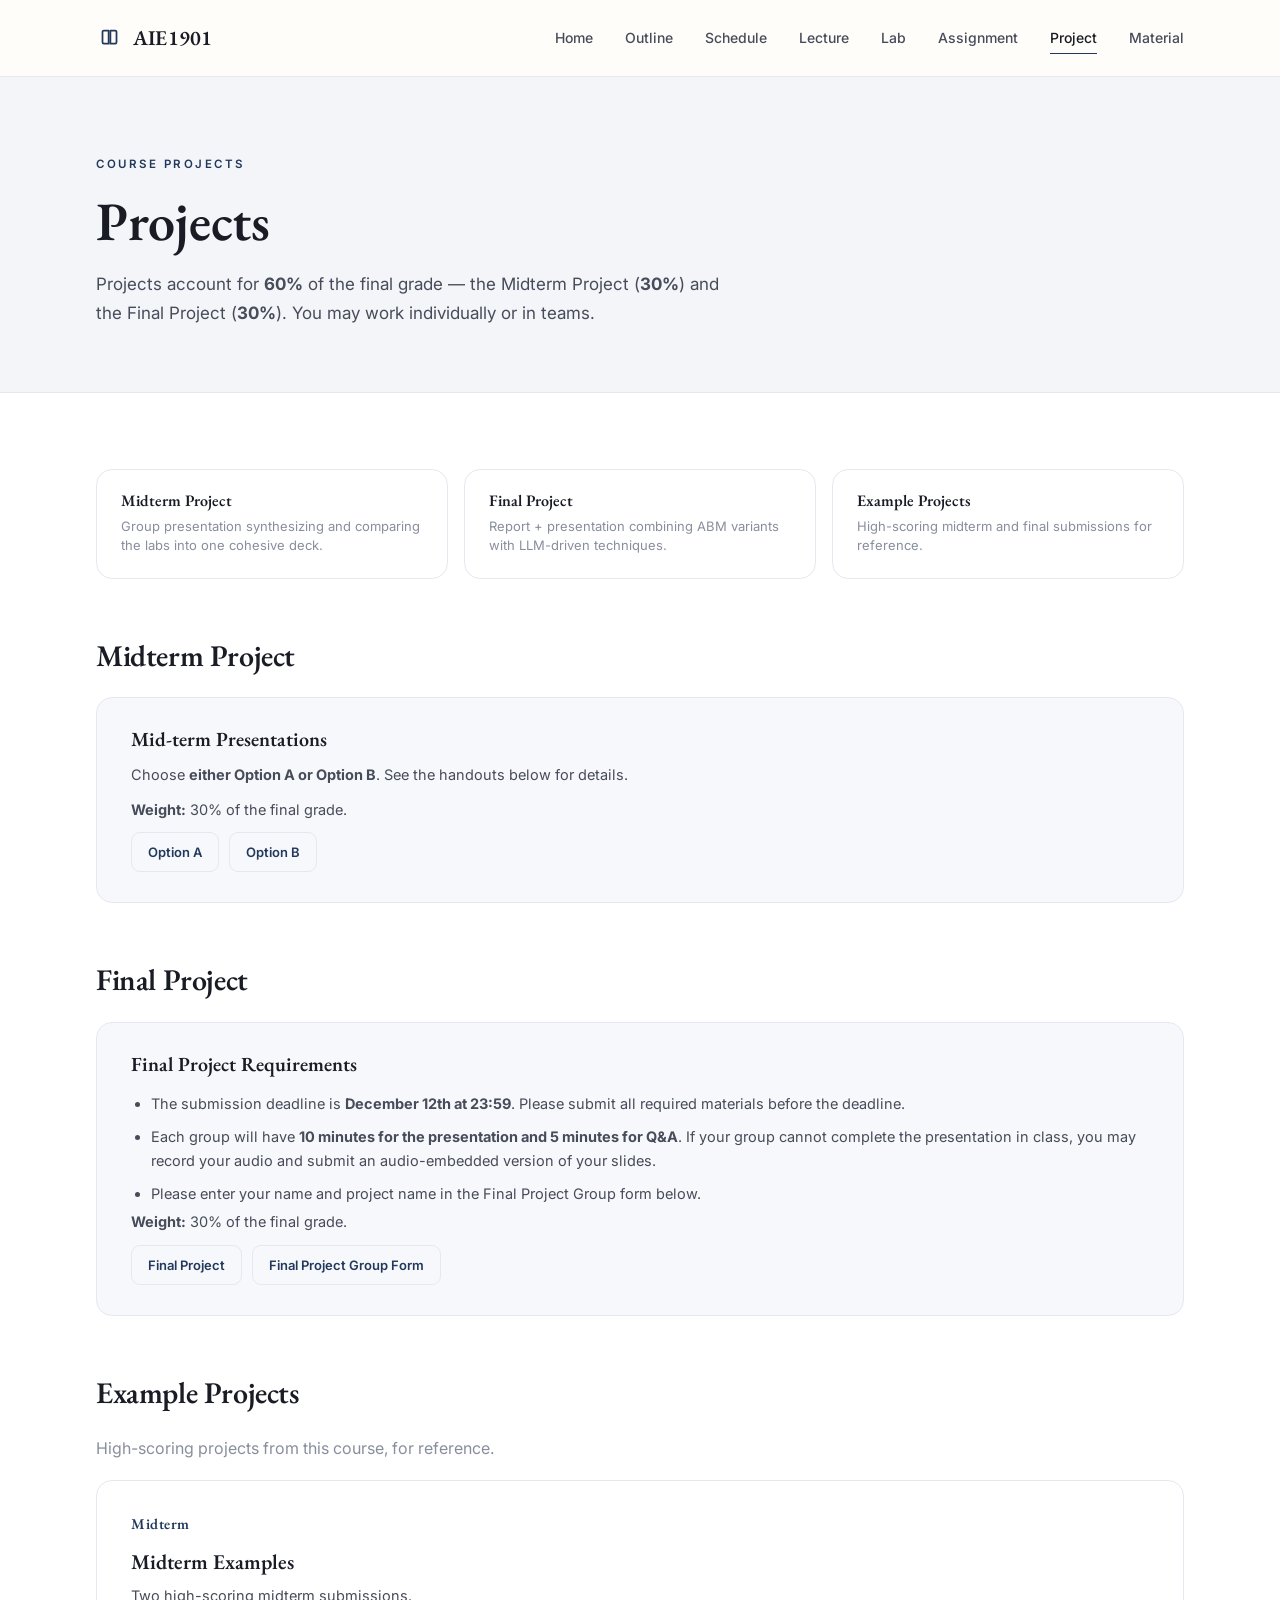
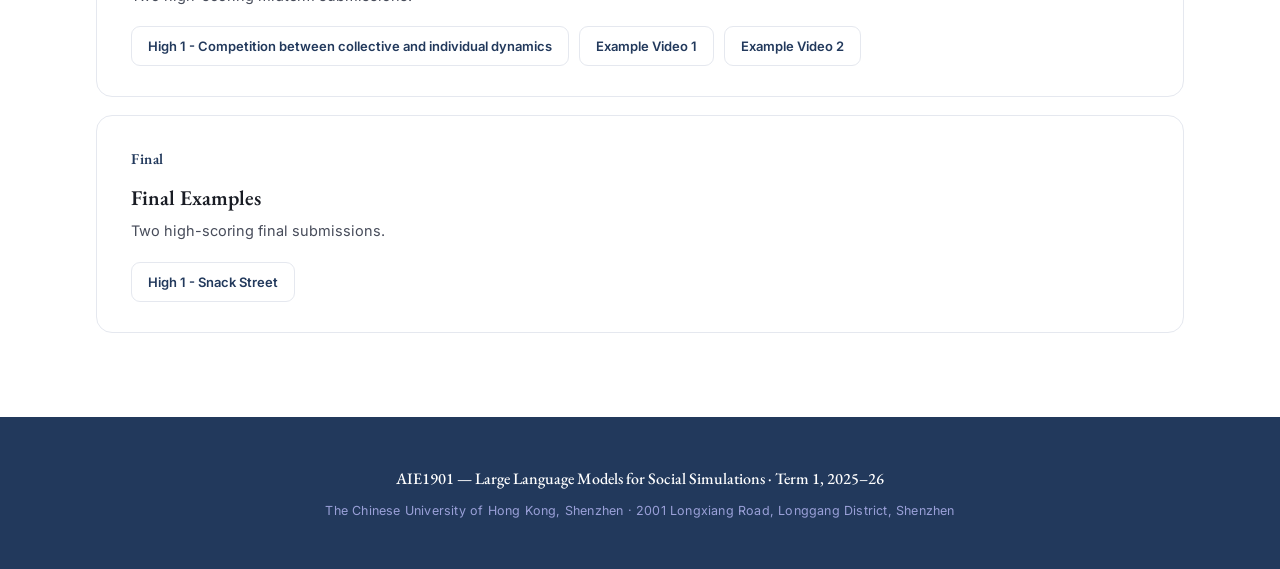
<file: project.html>
<!DOCTYPE html>
<html lang="en">
<head>
    <meta charset="UTF-8">
    <meta name="viewport" content="width=device-width, initial-scale=1.0">
    <title>Project — AIE1901</title>
    <link rel="stylesheet" href="style.css">
</head>
<body>

    <header id="site-header" class="site-header"></header>

    <section class="page-hero">
        <div class="container">
            <span class="eyebrow">Course Projects</span>
            <h1>Projects</h1>
            <p class="lead">Projects account for <strong>60%</strong> of the final grade — the Midterm Project (<strong>30%</strong>) and the Final Project (<strong>30%</strong>). You may work individually or in teams.</p>
        </div>
    </section>

    <main class="content">
        <div class="container">

            <!-- Quick Nav -->
            <div class="outline-nav" style="grid-template-columns: repeat(3, 1fr);">
                <a href="#midterm" class="outline-nav-card">
                    <h4>Midterm Project</h4>
                    <p>Group presentation synthesizing and comparing the labs into one cohesive deck.</p>
                </a>
                <a href="#final" class="outline-nav-card">
                    <h4>Final Project</h4>
                    <p>Report + presentation combining ABM variants with LLM-driven techniques.</p>
                </a>
                <a href="#examples" class="outline-nav-card">
                    <h4>Example Projects</h4>
                    <p>High-scoring midterm and final submissions for reference.</p>
                </a>
            </div>

            <!-- Midterm Project -->
            <h2 id="midterm" class="block-title spaced" style="scroll-margin-top:80px;">Midterm Project</h2>
            <div class="note">
                <h4>Mid-term Presentations</h4>
                <p>Choose <strong>either Option A or Option B</strong>. See the handouts below for details.</p>
                <p><strong>Weight:</strong> 30% of the final grade.</p>
                <div class="item-links">
                    <a class="chip-link" href="projects/AIE1901_Midterm_Project_OptionA.pdf" target="_blank" rel="noopener">Option A</a>
                    <a class="chip-link" href="projects/AIE1901_Midterm_Project_OptionB.pdf" target="_blank" rel="noopener">Option B</a>
                </div>
            </div>

            <!-- Final Project -->
            <h2 id="final" class="block-title spaced" style="scroll-margin-top:80px;">Final Project</h2>
            <div class="note">
                <h4>Final Project Requirements</h4>
                <ul>
                    <li>The submission deadline is <strong>December 12th at 23:59</strong>. Please submit all required materials before the deadline.</li>
                    <li>Each group will have <strong>10 minutes for the presentation and 5 minutes for Q&amp;A</strong>. If your group cannot complete the presentation in class, you may record your audio and submit an audio-embedded version of your slides.</li>
                    <li>Please enter your name and project name in the Final Project Group form below.</li>
                </ul>
                <p><strong>Weight:</strong> 30% of the final grade.</p>
                <div class="item-links">
                    <a class="chip-link" href="projects/AIE1901_Final_Project.pdf" target="_blank" rel="noopener">Final Project</a>
                    <a class="chip-link" href="https://docs.qq.com/sheet/DZk9McGhtRHNWcGNv?tab=BB08J2" target="_blank" rel="noopener">Final Project Group Form</a>
                </div>
            </div>

            <!-- Example Projects -->
            <h2 id="examples" class="block-title spaced" style="scroll-margin-top:80px;">Example Projects</h2>
            <p class="prose" style="color:var(--muted);margin-bottom:18px;">High-scoring projects from this course, for reference.</p>
            <div class="assign-list">
                <div class="assign-card">
                    <div class="assign-head"><span class="assign-num">Midterm</span></div>
                    <h3>Midterm Examples</h3>
                    <p>Two high-scoring midterm submissions.</p>
                    <div class="item-links">
                        <a class="chip-link" href="projects/examples/Midterm_Example_1.zip">High 1 - Competition between collective and individual dynamics</a>
                        <a class="chip-link" href="projects/examples/Midterm Video 1.mp4.zip">Example Video 1 </a>
                        <a class="chip-link" href="projects/examples/Midterm Video 2.mp4.zip">Example Video 2</a>
                    </div>
                </div>
                <div class="assign-card">
                    <div class="assign-head"><span class="assign-num">Final</span></div>
                    <h3>Final Examples</h3>
                    <p>Two high-scoring final submissions.</p>
                    <div class="item-links">
                        <a class="chip-link" href="projects/examples/Final_Example_1.zip">High 1 - Snack Street</a>
                    </div>
                </div>
            </div>

        </div>
    </main>

    <footer id="site-footer" class="site-footer"></footer>

    <script src="js/course.js"></script>
    <script src="js/components.js"></script>
    <script>renderChrome('project');</script>
</body>
</html>
</file>
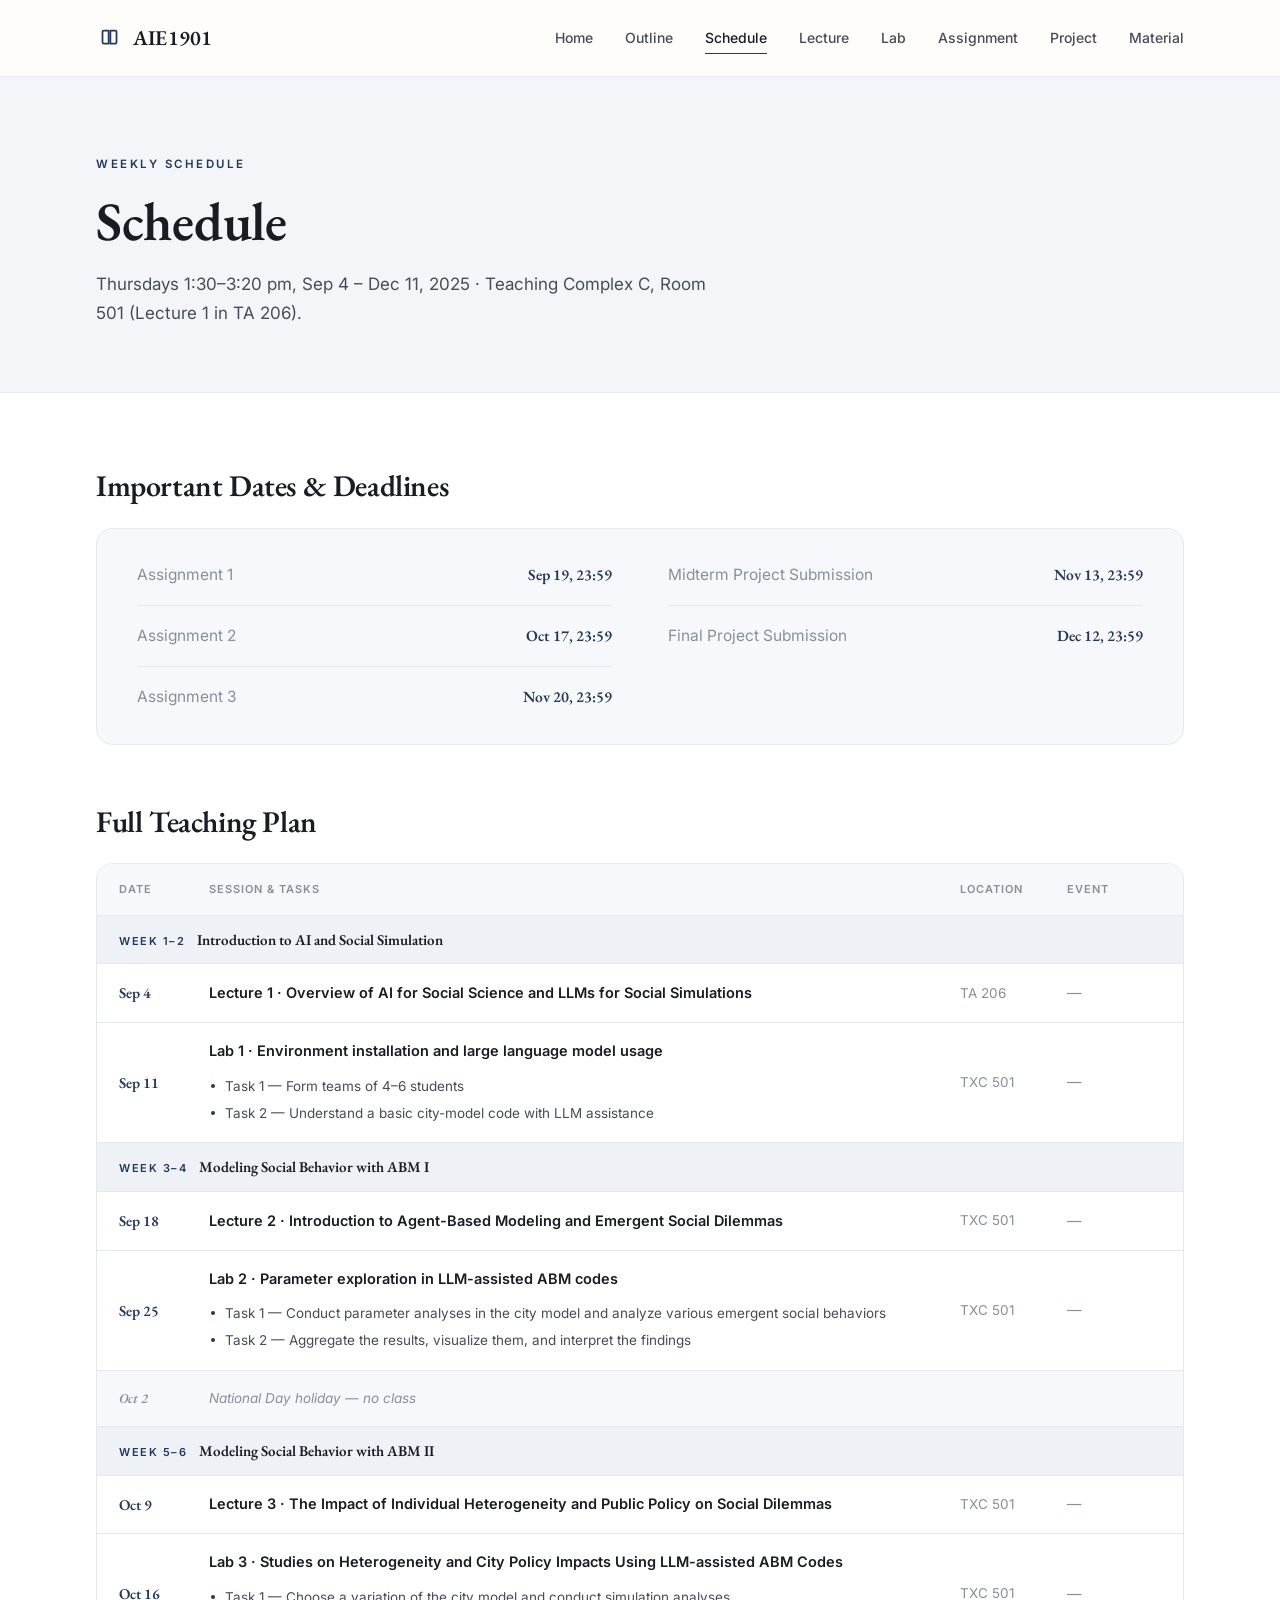
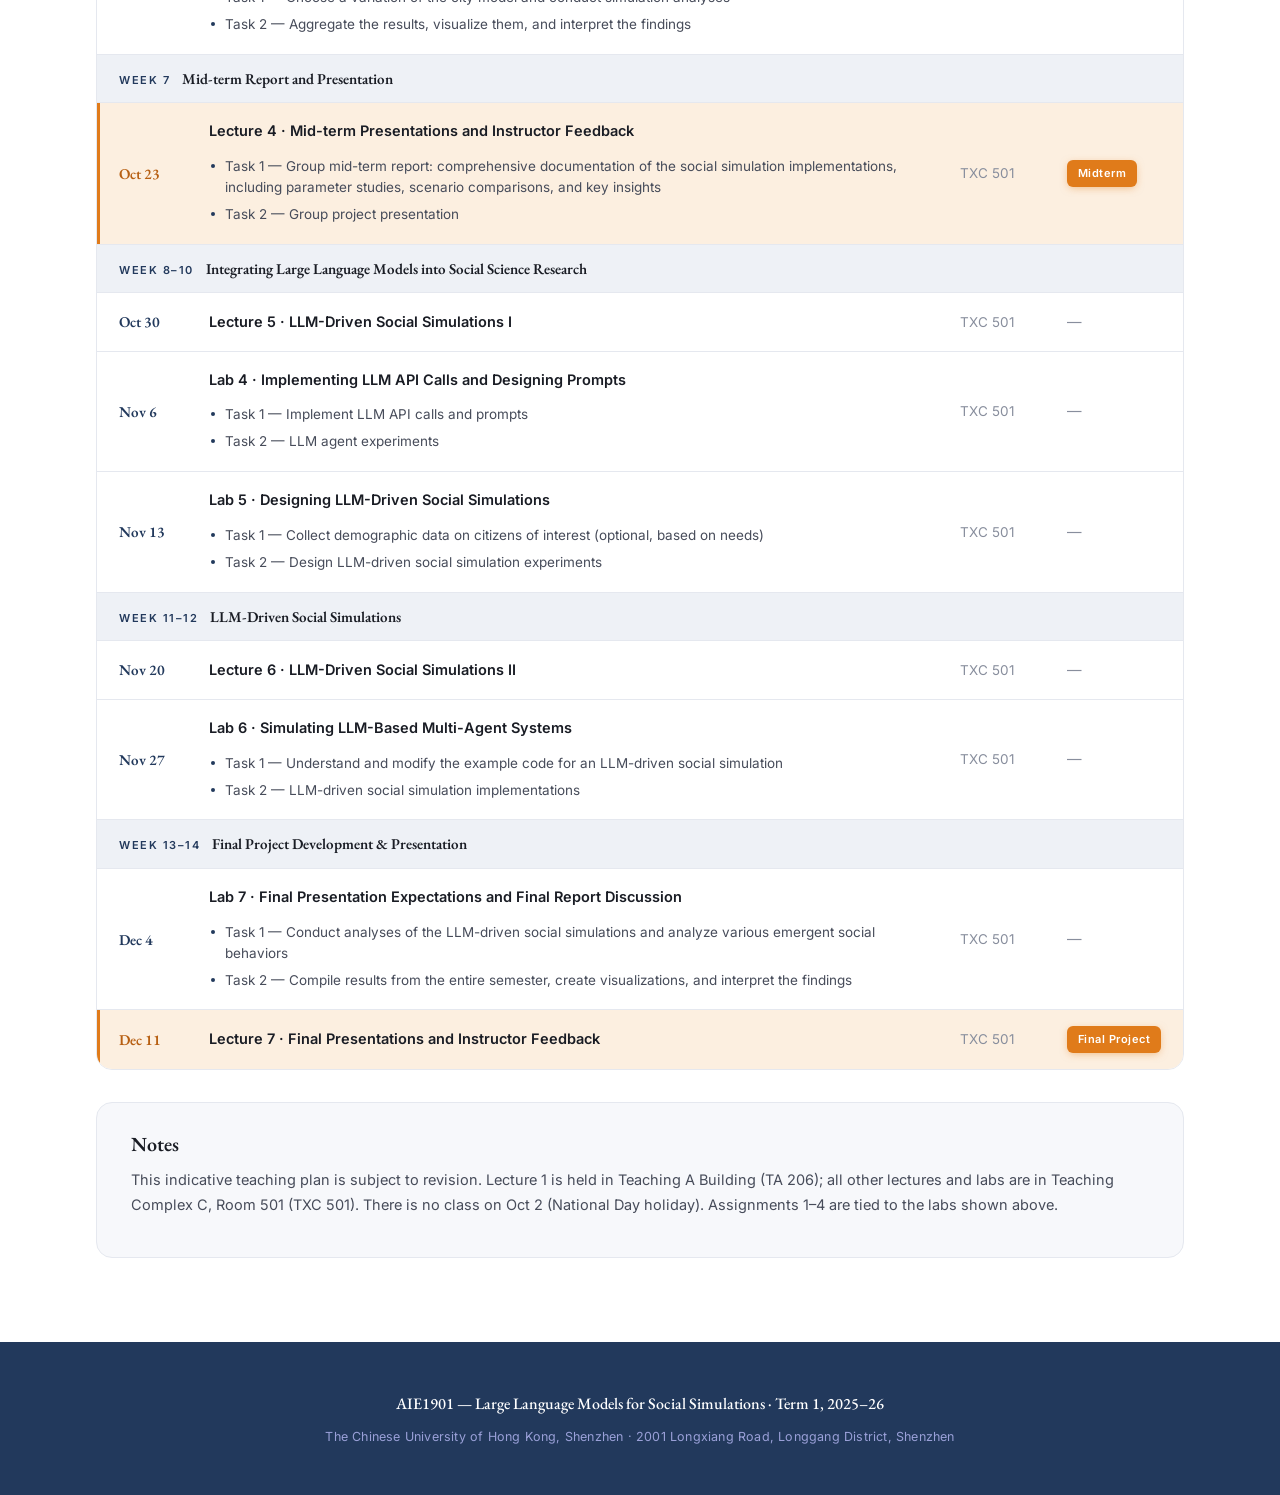
<file: schedule.html>
<!DOCTYPE html>
<html lang="en">
<head>
    <meta charset="UTF-8">
    <meta name="viewport" content="width=device-width, initial-scale=1.0">
    <title>Schedule — AIE1901</title>
    <link rel="stylesheet" href="style.css">
</head>
<body>

    <header id="site-header" class="site-header"></header>

    <section class="page-hero">
        <div class="container">
            <span class="eyebrow">Weekly Schedule</span>
            <h1>Schedule</h1>
            <p class="lead">Thursdays 1:30–3:20 pm, Sep 4 – Dec 11, 2025 · Teaching Complex C, Room 501 (Lecture 1 in TA 206). </p>
        </div>
    </section>

    <main class="content">
        <div class="container">

            <h2 class="block-title">Important Dates &amp; Deadlines</h2>
            <div class="dates-card">
                <div class="dates-grid">
                    <div class="dates-col">
                        <div class="kd-row"><span class="kd-item">Assignment 1</span><span class="kd-when">Sep 19, 23:59</span></div>
                        <div class="kd-row"><span class="kd-item">Assignment 2</span><span class="kd-when">Oct 17, 23:59</span></div>
                        <div class="kd-row"><span class="kd-item">Assignment 3</span><span class="kd-when">Nov 20, 23:59</span></div>
                    </div>
                    <div class="dates-col">
                        <div class="kd-row"><span class="kd-item">Midterm Project Submission</span><span class="kd-when">Nov 13, 23:59</span></div>
                        <div class="kd-row"><span class="kd-item">Final Project Submission</span><span class="kd-when">Dec 12, 23:59</span></div>
                    </div>
                </div>
            </div>

            <h2 class="block-title spaced">Full Teaching Plan</h2>
            <div class="table-wrap">
                <table class="sched-table">
                    <thead>
                        <tr><th>Date</th><th>Session &amp; Tasks</th><th>Location</th><th>Event</th></tr>
                    </thead>
                    <tbody>
                        <!-- Week 1–2 -->
                        <tr class="theme"><td colspan="4"><span class="wkrange">Week 1–2</span><span class="theme-title">Introduction to AI and Social Simulation</span></td></tr>
                        <tr>
                            <td class="date">Sep 4</td>
                            <td><span class="sess-title">Lecture 1 · Overview of AI for Social Science and LLMs for Social Simulations</span></td>
                            <td class="loc">TA 206</td>
                            <td class="event"><span class="none">—</span></td>
                        </tr>
                        <tr>
                            <td class="date">Sep 11</td>
                            <td>
                                <span class="sess-title">Lab 1 · Environment installation and large language model usage</span>
                                <ul class="task-list">
                                    <li>Task 1 — Form teams of 4–6 students</li>
                                    <li>Task 2 — Understand a basic city-model code with LLM assistance</li>
                                </ul>
                            </td>
                            <td class="loc">TXC 501</td>
                            <td class="event"><span class="none">—</span></td>
                        </tr>

                        <!-- Week 3–4 -->
                        <tr class="theme"><td colspan="4"><span class="wkrange">Week 3–4</span><span class="theme-title">Modeling Social Behavior with ABM I</span></td></tr>
                        <tr>
                            <td class="date">Sep 18</td>
                            <td><span class="sess-title">Lecture 2 · Introduction to Agent-Based Modeling and Emergent Social Dilemmas</span></td>
                            <td class="loc">TXC 501</td>
                            <td class="event"><span class="none">—</span></td>
                        </tr>
                        <tr>
                            <td class="date">Sep 25</td>
                            <td>
                                <span class="sess-title">Lab 2 · Parameter exploration in LLM-assisted ABM codes</span>
                                <ul class="task-list">
                                    <li>Task 1 — Conduct parameter analyses in the city model and analyze various emergent social behaviors</li>
                                    <li>Task 2 — Aggregate the results, visualize them, and interpret the findings</li>
                                </ul>
                            </td>
                            <td class="loc">TXC 501</td>
                            <td class="event"><span class="none">—</span></td>
                        </tr>
                        <tr class="brk"><td class="date">Oct 2</td><td colspan="3">National Day holiday — no class</td></tr>

                        <!-- Week 5–6 -->
                        <tr class="theme"><td colspan="4"><span class="wkrange">Week 5–6</span><span class="theme-title">Modeling Social Behavior with ABM II</span></td></tr>
                        <tr>
                            <td class="date">Oct 9</td>
                            <td><span class="sess-title">Lecture 3 · The Impact of Individual Heterogeneity and Public Policy on Social Dilemmas</span></td>
                            <td class="loc">TXC 501</td>
                            <td class="event"><span class="none">—</span></td>
                        </tr>
                        <tr>
                            <td class="date">Oct 16</td>
                            <td>
                                <span class="sess-title">Lab 3 · Studies on Heterogeneity and City Policy Impacts Using LLM-assisted ABM Codes</span>
                                <ul class="task-list">
                                    <li>Task 1 — Choose a variation of the city model and conduct simulation analyses</li>
                                    <li>Task 2 — Aggregate the results, visualize them, and interpret the findings</li>
                                </ul>
                            </td>
                            <td class="loc">TXC 501</td>
                            <td class="event"><span class="none">—</span></td>
                        </tr>

                        <!-- Week 7 -->
                        <tr class="theme"><td colspan="4"><span class="wkrange">Week 7</span><span class="theme-title">Mid-term Report and Presentation</span></td></tr>
                        <tr class="milestone exam">
                            <td class="date">Oct 23</td>
                            <td>
                                <span class="sess-title">Lecture 4 · Mid-term Presentations and Instructor Feedback</span>
                                <ul class="task-list">
                                    <li>Task 1 — Group mid-term report: comprehensive documentation of the social simulation implementations, including parameter studies, scenario comparisons, and key insights</li>
                                    <li>Task 2 — Group project presentation</li>
                                </ul>
                            </td>
                            <td class="loc">TXC 501</td>
                            <td class="event"><span class="tag exam">Midterm</span></td>
                        </tr>

                        <!-- Week 8–10 -->
                        <tr class="theme"><td colspan="4"><span class="wkrange">Week 8–10</span><span class="theme-title">Integrating Large Language Models into Social Science Research</span></td></tr>
                        <tr>
                            <td class="date">Oct 30</td>
                            <td><span class="sess-title">Lecture 5 · LLM-Driven Social Simulations I</span></td>
                            <td class="loc">TXC 501</td>
                            <td class="event"><span class="none">—</span></td>
                        </tr>
                        <tr>
                            <td class="date">Nov 6</td>
                            <td>
                                <span class="sess-title">Lab 4 · Implementing LLM API Calls and Designing Prompts</span>
                                <ul class="task-list">
                                    <li>Task 1 — Implement LLM API calls and prompts</li>
                                    <li>Task 2 — LLM agent experiments</li>
                                </ul>
                            </td>
                            <td class="loc">TXC 501</td>
                            <td class="event"><span class="none">—</span></td>
                        </tr>
                        <tr>
                            <td class="date">Nov 13</td>
                            <td>
                                <span class="sess-title">Lab 5 · Designing LLM-Driven Social Simulations</span>
                                <ul class="task-list">
                                    <li>Task 1 — Collect demographic data on citizens of interest (optional, based on needs)</li>
                                    <li>Task 2 — Design LLM-driven social simulation experiments</li>
                                </ul>
                            </td>
                            <td class="loc">TXC 501</td>
                            <td class="event"><span class="none">—</span></td>
                        </tr>

                        <!-- Week 11–12 -->
                        <tr class="theme"><td colspan="4"><span class="wkrange">Week 11–12</span><span class="theme-title">LLM-Driven Social Simulations</span></td></tr>
                        <tr>
                            <td class="date">Nov 20</td>
                            <td><span class="sess-title">Lecture 6 · LLM-Driven Social Simulations II</span></td>
                            <td class="loc">TXC 501</td>
                            <td class="event"><span class="none">—</span></td>
                        </tr>
                        <tr>
                            <td class="date">Nov 27</td>
                            <td>
                                <span class="sess-title">Lab 6 · Simulating LLM-Based Multi-Agent Systems</span>
                                <ul class="task-list">
                                    <li>Task 1 — Understand and modify the example code for an LLM-driven social simulation</li>
                                    <li>Task 2 — LLM-driven social simulation implementations</li>
                                </ul>
                            </td>
                            <td class="loc">TXC 501</td>
                            <td class="event"><span class="none">—</span></td>
                        </tr>

                        <!-- Week 13–14 -->
                        <tr class="theme"><td colspan="4"><span class="wkrange">Week 13–14</span><span class="theme-title">Final Project Development &amp; Presentation</span></td></tr>
                        <tr>
                            <td class="date">Dec 4</td>
                            <td>
                                <span class="sess-title">Lab 7 · Final Presentation Expectations and Final Report Discussion</span>
                                <ul class="task-list">
                                    <li>Task 1 — Conduct analyses of the LLM-driven social simulations and analyze various emergent social behaviors</li>
                                    <li>Task 2 — Compile results from the entire semester, create visualizations, and interpret the findings</li>
                                </ul>
                            </td>
                            <td class="loc">TXC 501</td>
                            <td class="event"><span class="none">—</span></td>
                        </tr>
                        <tr class="milestone proj">
                            <td class="date">Dec 11</td>
                            <td><span class="sess-title">Lecture 7 · Final Presentations and Instructor Feedback</span></td>
                            <td class="loc">TXC 501</td>
                            <td class="event"><span class="tag proj">Final Project</span></td>
                        </tr>
                    </tbody>
                </table>
            </div>

            <div class="note" style="margin-top:32px;">
                <h4>Notes</h4>
                <p>This indicative teaching plan is subject to revision. Lecture 1 is held in Teaching A Building (TA 206); all other lectures and labs are in Teaching Complex C, Room 501 (TXC 501). There is no class on Oct 2 (National Day holiday). Assignments 1–4 are tied to the labs shown above.</p>
            </div>
        </div>
    </main>

    <footer id="site-footer" class="site-footer"></footer>

    <script src="js/course.js"></script>
    <script src="js/components.js"></script>
    <script>renderChrome('schedule');</script>
</body>
</html>
</file>
<file: style.css>
/* =====================================================================
   AIE1901 — Large Language Models for Social Simulations
   Editorial premium look: serif display headings (Fraunces) + Inter body,
   warm-neutral palette (deep navy + cream + restrained bronze accent),
   hairline borders, generous whitespace. Single light theme.
   ===================================================================== */

@import url('https://fonts.googleapis.com/css2?family=EB+Garamond:ital,wght@0,400;0,500;0,600;0,700;1,400&family=Inter:wght@400;450;500;600&display=swap');

:root {
    --ink:         #191c24;   /* headings — cool near-black */
    --navy:        #22395c;   /* primary — disciplined navy */
    --navy-dark:   #16273f;
    --accent:      #22395c;   /* single accent = navy (monochrome, rational) */
    --accent-soft: #eef1f6;   /* cool tint */
    --cream:       #eceff4;   /* hero panel — cool light gray */
    --cream-soft:  #f3f5f9;   /* page header band */
    --sand:        #eef1f6;
    --text:        #474c5a;   /* body */
    --muted:       #888e9d;
    --line:        #e5e8ef;   /* cool hairline */
    --bg:          #ffffff;
    --bg-soft:     #f7f8fb;
    --radius:      16px;
    --radius-sm:   9px;
    --shadow-sm:   0 1px 2px rgba(25,28,36,0.05);
    --shadow-md:   0 20px 44px -18px rgba(25,28,36,0.20);
    --maxw:        1160px;
    --head:        'EB Garamond', Georgia, 'Times New Roman', serif;
    --body:        'Inter', 'Helvetica Neue', Arial, sans-serif;
}

* { margin: 0; padding: 0; box-sizing: border-box; }
html { scroll-behavior: smooth; }

body {
    font-family: var(--body);
    color: var(--text);
    background: var(--bg);
    line-height: 1.7;
    font-size: 16px;
    -webkit-font-smoothing: antialiased;
    text-rendering: optimizeLegibility;
}

h1, h2, h3, h4 { font-family: var(--head); color: var(--ink); line-height: 1.15; font-weight: 600; }
a { text-decoration: none; color: inherit; }
img { max-width: 100%; display: block; }

.container { max-width: var(--maxw); margin: 0 auto; padding: 0 36px; }

/* shared eyebrow (sans, tracked, bronze) */
.eyebrow, .hero-eyebrow {
    font-family: var(--body);
    font-weight: 600;
    font-size: 11.5px;
    letter-spacing: 2.5px;
    text-transform: uppercase;
    color: var(--accent);
    display: inline-block;
    margin-bottom: 16px;
}

/* ===== Header / top nav ===== */
.site-header {
    position: sticky;
    top: 0;
    z-index: 100;
    background: rgba(255,253,249,0.85);
    backdrop-filter: blur(14px);
    border-bottom: 1px solid var(--line);
}
.header-inner {
    max-width: var(--maxw);
    margin: 0 auto;
    padding: 20px 36px;
    display: flex;
    align-items: center;
    justify-content: space-between;
    gap: 24px;
}
.brand {
    display: flex;
    align-items: center;
    gap: 11px;
    font-family: var(--head);
    font-weight: 600;
    font-size: 21px;
    letter-spacing: 0.2px;
    color: var(--ink);
}
.brand-mark {
    width: 26px; height: 26px;
    display: inline-flex; align-items: center; justify-content: center;
    color: var(--navy);
}
.brand-mark svg { width: 21px; height: 21px; }

.main-nav ul { display: flex; align-items: center; gap: 32px; list-style: none; }
.main-nav a {
    font-size: 14px;
    font-weight: 500;
    color: var(--text);
    padding: 5px 0;
    position: relative;
    transition: color 0.2s;
}
.main-nav a::after {
    content: '';
    position: absolute;
    left: 0; bottom: -3px;
    width: 0; height: 1.5px;
    background: var(--accent);
    transition: width 0.3s ease;
}
.main-nav a:hover { color: var(--ink); }
.main-nav a:hover::after,
.main-nav a.active::after { width: 100%; }
.main-nav a.active { color: var(--ink); }

.nav-toggle {
    display: none; background: none; border: none; cursor: pointer;
    font-size: 24px; color: var(--ink); line-height: 1;
}

/* ===== Buttons ===== */
.btn {
    display: inline-flex; align-items: center; gap: 8px;
    font-family: var(--body); font-weight: 600; font-size: 14.5px;
    padding: 14px 30px; border-radius: var(--radius-sm); cursor: pointer;
    border: 1px solid transparent;
    transition: transform 0.18s ease, background 0.2s, color 0.2s;
}
.btn-primary { background: var(--navy); color: #fff; }
.btn-primary:hover { background: var(--navy-dark); transform: translateY(-2px); }
.btn-ghost { background: transparent; color: var(--navy); border-color: var(--navy); }
.btn-ghost:hover { background: var(--navy); color: #fff; transform: translateY(-2px); }

/* ===== Hero (homepage) ===== */
.hero { padding: 48px 0 8px; }
.hero-card {
    background: var(--cream);
    border-radius: 24px;
    padding: 88px 84px 0;
    overflow: hidden;
    position: relative;
}
.hero-card .hero-eyebrow { color: var(--accent); }
.hero-title {
    font-family: var(--head);
    font-size: 54px;
    font-weight: 600;
    line-height: 1.1;
    letter-spacing: -0.3px;
    max-width: 20ch;
    color: var(--ink);
    margin-bottom: 40px;
}
.hero-cta { margin-bottom: 64px; }

.hero-info {
    display: grid;
    grid-template-columns: repeat(4, 1fr);
    gap: 30px;
    border-top: 1px solid rgba(33,42,94,0.18);
    padding: 34px 0 48px;
}
.hero-info .label {
    font-family: var(--body);
    font-size: 11px; font-weight: 600; letter-spacing: 1.8px;
    text-transform: uppercase; color: var(--accent);
    margin-bottom: 9px;
}
.hero-info .value { font-size: 15px; font-weight: 500; color: var(--ink); }
.hero-info .value a { color: var(--navy); }
.hero-info .value a:hover { text-decoration: underline; text-underline-offset: 3px; }

/* ===== Generic section ===== */
.section { padding: 88px 0; }
.section.alt { background: var(--bg-soft); }

.section-head { margin-bottom: 48px; }
.section-head h2 {
    font-size: 38px; font-weight: 600; letter-spacing: -0.6px; margin-bottom: 14px;
}
.section-head p { color: var(--muted); max-width: 600px; font-size: 15.5px; }

/* ===== "What you'll learn" — intro + topic cards (kept) ===== */
.teach-grid { display: grid; grid-template-columns: 1fr 2fr; gap: 56px; align-items: start; }
.teach-intro h2 { font-size: 32px; font-weight: 600; margin-bottom: 16px; }
.teach-intro p { color: var(--text); font-size: 15.5px; }

.topic-grid { display: grid; grid-template-columns: repeat(3, 1fr); gap: 20px; }
.topic-card {
    border: 1px solid var(--line); background: #fff;
    border-radius: var(--radius); padding: 30px 26px 34px;
    transition: transform 0.2s ease, box-shadow 0.2s ease;
}
.topic-card:hover { transform: translateY(-4px); box-shadow: var(--shadow-md); }
.topic-card h3 { font-size: 19px; font-weight: 600; margin-bottom: 12px; }
.topic-card p { font-size: 14px; color: var(--text); }
.topic-icon {
    width: 50px; height: 50px; border-radius: 13px;
    background: var(--accent-soft);
    display: flex; align-items: center; justify-content: center; margin-top: 18px;
}
.topic-icon svg { width: 26px; height: 26px; color: var(--navy); }
.c-peach{background:var(--cream-soft);} .c-lavender{background:var(--cream-soft);}
.c-mint{background:var(--cream-soft);} .c-sky{background:var(--cream-soft);} .c-cream{background:var(--cream-soft);}

/* ===== Section link cards — editorial numbered ===== */
.links-grid {
    display: grid;
    grid-template-columns: repeat(3, 1fr);
    gap: 22px;
    counter-reset: lc;
}
.link-card {
    display: flex; flex-direction: column;
    background: var(--bg);
    border: 1px solid var(--line);
    border-radius: var(--radius);
    padding: 34px 32px 30px;
    counter-increment: lc;
    transition: transform 0.2s ease, box-shadow 0.2s ease, border-color 0.2s;
    position: relative;
}
.link-card::before {
    content: counter(lc, decimal-leading-zero);
    font-family: var(--head); font-weight: 500; font-size: 15px;
    color: var(--accent); letter-spacing: 1px;
    margin-bottom: 22px;
}
.link-card .dot { display: none; }
.link-card:hover { transform: translateY(-5px); box-shadow: var(--shadow-md); border-color: rgba(33,42,94,0.25); }
.link-card h3 { font-size: 22px; font-weight: 600; margin-bottom: 9px; }
.link-card p { font-size: 14px; color: var(--muted); flex: 1; line-height: 1.6; }
.link-card .go { margin-top: 20px; font-weight: 600; color: var(--navy); font-size: 13.5px; font-family: var(--body); letter-spacing: 0.3px; }
.link-card:hover .go { color: var(--accent); }

/* ===== Announcements ===== */
.ann-list { display: flex; flex-direction: column; gap: 18px; max-width: 820px; }
.ann-card {
    background: var(--bg);
    border: 1px solid var(--line);
    border-left: 2px solid var(--accent);
    border-radius: 4px var(--radius) var(--radius) 4px;
    padding: 26px 30px;
}
.ann-card .date { font-family: var(--body); font-size: 11.5px; color: var(--muted); font-weight: 600; letter-spacing: 1px; text-transform: uppercase; }
.ann-card h3 { font-size: 20px; font-weight: 600; margin: 8px 0 9px; }
.ann-card p { font-size: 14.5px; color: var(--text); }

/* ===== Sub-page header band ===== */
.page-hero { background: var(--cream-soft); border-bottom: 1px solid var(--line); }
.page-hero .container { padding-top: 72px; padding-bottom: 64px; }
.page-hero h1 { font-size: 54px; font-weight: 600; letter-spacing: -0.3px; margin-bottom: 18px; }
.page-hero .lead { font-size: 17px; color: var(--text); max-width: 640px; line-height: 1.7; }

/* ===== Page content ===== */
.content { padding: 76px 0; }
.content + .content { padding-top: 0; }
.block-title { font-size: 30px; font-weight: 600; letter-spacing: -0.4px; margin-bottom: 24px; }
.block-title.spaced { margin-top: 60px; }
.prose p { font-size: 15.5px; margin-bottom: 15px; }

/* info / note box */
.note { background: var(--bg-soft); border: 1px solid var(--line); border-radius: var(--radius); padding: 30px 34px; }
.note h4 { font-size: 20px; font-weight: 600; margin-bottom: 12px; }
.note p { font-size: 14.5px; color: var(--text); margin-bottom: 10px; }
.note ul { padding-left: 20px; }
.note li { font-size: 14.5px; color: var(--text); padding: 4px 0; }
.note code { background: var(--accent-soft); color: var(--navy); padding: 2px 7px; border-radius: 5px; font-size: 13px; }

/* ===== Outcome list (numbered) ===== */
.outcome-list {
    list-style: none; counter-reset: oc;
    display: grid; grid-template-columns: repeat(auto-fit, minmax(300px, 1fr)); gap: 18px;
}
.outcome-list li {
    position: relative; padding: 24px 26px 24px 70px;
    background: var(--bg); border: 1px solid var(--line); border-radius: var(--radius);
    font-size: 14.5px; color: var(--text);
    transition: transform 0.2s, box-shadow 0.2s;
}
.outcome-list li:hover { transform: translateY(-3px); box-shadow: var(--shadow-md); }
.outcome-list li::before {
    counter-increment: oc; content: counter(oc, decimal-leading-zero);
    position: absolute; left: 24px; top: 22px;
    font-family: var(--head); font-weight: 500; font-size: 16px;
    color: var(--accent);
}

/* ===== Assessment / simple table ===== */
.simple-table { width: 100%; max-width: 480px; border-collapse: collapse; font-size: 15px; }
.simple-table th, .simple-table td { padding: 15px 18px; text-align: left; border-bottom: 1px solid var(--line); }
.simple-table th { font-family: var(--body); font-size: 11px; text-transform: uppercase; letter-spacing: 1px; color: var(--muted); font-weight: 600; }
.simple-table td:last-child { font-family: var(--head); font-weight: 600; color: var(--navy); text-align: right; }

/* ===== Schedule table ===== */
.table-wrap { overflow-x: auto; border: 1px solid var(--line); border-radius: var(--radius); }
.sched-table { width: 100%; border-collapse: collapse; font-size: 14.5px; min-width: 680px; }
.sched-table th, .sched-table td { padding: 16px 22px; text-align: left; border-bottom: 1px solid var(--line); }
.sched-table thead th { font-family: var(--body); font-size: 11px; text-transform: uppercase; letter-spacing: 1px; color: var(--muted); font-weight: 600; background: var(--bg-soft); }
.sched-table tbody tr:last-child td { border-bottom: none; }
.sched-table td.wk { font-family: var(--head); font-weight: 600; color: var(--navy); width: 64px; font-size: 16px; }
.sched-table tr.milestone td { background: var(--cream-soft); }
.sched-table tr.milestone td.date { box-shadow: inset 3px 0 0 var(--accent); }
/* colored milestone variants — make key events pop */
.sched-table tr.milestone.exam td,
.sched-table tr.milestone.proj td { background: #fcefe0; }
.sched-table tr.milestone.exam td.date,
.sched-table tr.milestone.proj td.date { box-shadow: inset 3px 0 0 #e07b1a; color: #b75f12; }
.tag {
    display: inline-block; font-family: var(--body); font-size: 11px; font-weight: 600;
    letter-spacing: 0.5px; padding: 4px 11px; border-radius: 6px;
    background: var(--navy); color: #fff;
}
.tag.exam { background: #e07b1a; box-shadow: 0 2px 8px -2px rgba(224,123,26,0.55); }
.tag.proj { background: #e07b1a; box-shadow: 0 2px 8px -2px rgba(224,123,26,0.55); }
.lab-note { color: var(--muted); font-size: 13.5px; }

/* schedule — date-based teaching plan */
.sched-table td.date { font-family: var(--head); font-weight: 600; color: var(--navy); font-size: 15px; white-space: nowrap; width: 78px; }
.sched-table td.loc { white-space: nowrap; color: var(--muted); font-size: 13.5px; width: 88px; }
.sched-table td.event { white-space: nowrap; width: 116px; }
.sched-table td.event .none { color: var(--muted); }
.sched-table .sess-title { font-weight: 600; color: var(--ink); }
.sched-table .task-list { list-style: none; margin: 9px 0 0; padding: 0; }
.sched-table .task-list li { position: relative; padding: 3px 0 3px 16px; font-size: 13.5px; color: var(--text); line-height: 1.55; }
.sched-table .task-list li::before { content: ""; position: absolute; left: 2px; top: 11px; width: 4px; height: 4px; border-radius: 50%; background: var(--accent); }
.sched-table tr.theme td { background: var(--accent-soft); padding: 11px 22px; }
.sched-table tr.theme .wkrange { font-family: var(--body); font-size: 11px; font-weight: 600; letter-spacing: 1.5px; text-transform: uppercase; color: var(--accent); margin-right: 12px; }
.sched-table tr.theme .theme-title { font-family: var(--head); font-weight: 600; font-size: 15px; color: var(--ink); }
.sched-table tr.brk td { color: var(--muted); font-style: italic; font-size: 13.5px; background: var(--bg-soft); }

/* key dates / deadlines summary card */
.dates-card { background: var(--bg-soft); border: 1px solid var(--line); border-radius: var(--radius); padding: 16px 40px; }
.dates-grid { display: grid; grid-template-columns: 1fr 1fr; gap: 0 56px; align-items: stretch; }
.dates-col { display: flex; flex-direction: column; justify-content: flex-start; }
.kd-row { display: flex; justify-content: space-between; align-items: baseline; gap: 16px; padding: 17px 0; border-bottom: 1px solid var(--line); font-size: 15.5px; }
.kd-row:last-child { border-bottom: none; }
.kd-row .kd-item { color: var(--muted); }
.kd-row .kd-when { font-family: var(--head); font-weight: 600; color: var(--navy); white-space: nowrap; }

/* ===== Item list (lecture / lab) ===== */
.item-list { display: flex; flex-direction: column; gap: 16px; }
.item-card {
    display: flex; gap: 24px; align-items: flex-start;
    background: var(--bg); border: 1px solid var(--line); border-radius: var(--radius);
    padding: 26px 30px; transition: transform 0.2s, box-shadow 0.2s, border-color 0.2s;
}
.item-card:hover { transform: translateY(-3px); box-shadow: var(--shadow-md); border-color: rgba(33,42,94,0.22); }
.item-card.pending { opacity: 0.55; border-style: dashed; }
.wk-chip {
    flex-shrink: 0; width: 54px; height: 54px; border-radius: 13px;
    background: var(--accent-soft); color: var(--navy);
    font-family: var(--head); font-weight: 600; font-size: 16px;
    display: flex; align-items: center; justify-content: center;
}
.item-body { flex: 1; }
.item-body h3 { font-size: 19px; font-weight: 600; margin-bottom: 6px; }
.item-body p { font-size: 14.5px; color: var(--text); margin-bottom: 14px; }
.item-links { display: flex; flex-wrap: wrap; gap: 10px; }
.chip-link {
    font-family: var(--body); font-size: 13px; font-weight: 600; padding: 8px 16px;
    border-radius: var(--radius-sm); border: 1px solid var(--line); color: var(--navy);
    transition: all 0.18s;
}
.chip-link:hover { background: var(--navy); color: #fff; border-color: var(--navy); }

/* ===== Assignment cards ===== */
.assign-list { display: flex; flex-direction: column; gap: 18px; }
.assign-card {
    background: var(--bg); border: 1px solid var(--line); border-radius: var(--radius);
    padding: 30px 34px; transition: transform 0.2s, box-shadow 0.2s, border-color 0.2s;
}
.assign-card:hover { transform: translateY(-3px); box-shadow: var(--shadow-md); border-color: rgba(33,42,94,0.22); }
.assign-head { display: flex; align-items: center; justify-content: space-between; margin-bottom: 14px; gap: 12px; }
.assign-num {
    font-family: var(--head); font-weight: 600; font-size: 15px;
    color: var(--accent); letter-spacing: 0.5px;
}
.assign-due { font-family: var(--body); font-size: 13px; font-weight: 600; color: #8a544c; }
.assign-card h3 { font-size: 21px; font-weight: 600; margin-bottom: 9px; }
.assign-card > p { font-size: 14.5px; color: var(--text); margin-bottom: 18px; }

/* ===== Materials ===== */
.mat-grid { display: grid; grid-template-columns: repeat(auto-fit, minmax(280px, 1fr)); gap: 22px; }
.mat-card { background: var(--bg); border: 1px solid var(--line); border-radius: var(--radius); padding: 30px; }
.mat-card h3 { font-size: 19px; font-weight: 600; margin-bottom: 18px; padding-bottom: 14px; border-bottom: 1px solid var(--line); }
.mat-list { list-style: none; display: flex; flex-direction: column; gap: 16px; }
.mat-list li { display: flex; flex-direction: column; gap: 3px; }
.mat-list .t { font-size: 14.5px; font-weight: 600; color: var(--ink); }
.mat-list .s { font-size: 12.5px; color: var(--muted); }
.mat-list .l { font-size: 12.5px; color: var(--navy); font-weight: 600; width: fit-content; }
.mat-list .l:hover { text-decoration: underline; text-underline-offset: 3px; }

.file-list { list-style: none; display: flex; flex-direction: column; gap: 6px; }
.file-list li { position: relative; padding: 14px 0 14px 34px; border-bottom: 1px solid var(--line); }
.file-list li::before {
    content: ""; position: absolute; left: 4px; top: 50%; transform: translateY(-50%);
    width: 7px; height: 7px; border-radius: 50%; background: var(--accent);
}
.file-list a { font-size: 15.5px; font-weight: 500; color: var(--ink); transition: color 0.15s ease; }
.file-list a:hover { color: #1a73e8; text-decoration: underline; }
.file-list.numbered { counter-reset: rd; }
.file-list.numbered li { padding-left: 36px; }
.file-list.numbered li::before {
    content: counter(rd) "."; counter-increment: rd;
    width: auto; height: auto; border-radius: 0; background: none;
    left: 2px; color: var(--accent); font-weight: 600; font-size: 14.5px;
}

/* ===== Placeholder badge ===== */
.ph {
    display: inline-block; font-family: var(--body);
    font-size: 10px; font-weight: 600; letter-spacing: 1px; text-transform: uppercase;
    color: var(--accent); border: 1px solid var(--accent-soft); background: var(--accent-soft);
    padding: 4px 10px; border-radius: 20px; margin-left: 12px; vertical-align: middle;
}

/* ===== Footer ===== */
.site-footer { background: var(--navy); color: #c9cdf0; margin-top: 8px; }
.footer-inner { max-width: var(--maxw); margin: 0 auto; padding: 48px 36px; text-align: center; }
.footer-inner .f-line { font-family: var(--head); font-size: 16px; font-weight: 500; color: #fff; margin-bottom: 8px; }
.footer-inner .f-sub { font-family: var(--body); font-size: 12.5px; color: #9aa0d8; letter-spacing: 0.2px; }

/* ===== Outline page — hero subtitle ===== */
.hero-sub { font-size: 16.5px; color: var(--text); max-width: 62ch; line-height: 1.7; margin-bottom: 44px; }

/* anchored sections sit clear of the sticky header */
.content [id] { scroll-margin-top: 96px; }

/* quick-nav cards */
.outline-nav { display: grid; grid-template-columns: repeat(4, 1fr); gap: 16px; }
.outline-nav-card {
    display: block; background: var(--bg); border: 1px solid var(--line);
    border-radius: var(--radius); padding: 22px 24px;
    transition: transform 0.2s, box-shadow 0.2s, border-color 0.2s;
}
.outline-nav-card:hover { transform: translateY(-4px); box-shadow: var(--shadow-md); border-color: rgba(33,42,94,0.25); }
.outline-nav-card h4 { font-size: 16px; font-weight: 600; margin-bottom: 6px; }
.outline-nav-card p { font-size: 13px; color: var(--muted); line-height: 1.5; }

/* three-pillar content overview */
.pillar-grid { display: grid; grid-template-columns: repeat(3, 1fr); gap: 20px; }
.pillar-card {
    background: var(--bg); border: 1px solid var(--line); border-radius: var(--radius);
    padding: 30px 28px; transition: transform 0.2s, box-shadow 0.2s;
}
.pillar-card:hover { transform: translateY(-4px); box-shadow: var(--shadow-md); }
.pillar-card h3 { font-size: 19px; font-weight: 600; margin-bottom: 8px; }
.pillar-card .card-desc { font-size: 13.5px; color: var(--muted); margin-bottom: 16px; line-height: 1.5; }
.pillar-card ul { list-style: none; padding: 0; }
.pillar-card li { position: relative; padding: 7px 0 7px 18px; font-size: 14px; color: var(--text); border-top: 1px solid var(--line); }
.pillar-card li:first-child { border-top: none; }
.pillar-card li::before { content: ""; position: absolute; left: 2px; top: 15px; width: 5px; height: 5px; border-radius: 50%; background: var(--accent); }

/* instructor / TA two-column block inside .note */
.two-col { display: grid; grid-template-columns: 1fr 1fr; gap: 28px; }
.who { font-size: 15px; font-weight: 600; color: var(--ink); margin: 0 0 3px; }
.who-meta { font-size: 13.5px; color: var(--text); margin: 0 0 3px; }
.who-meta a { color: var(--navy); }
.who-meta a:hover { text-decoration: underline; text-underline-offset: 3px; }

/* assessment per-component detail */
.assess-detail { border-top: 1px solid var(--line); padding-top: 18px; margin-top: 18px; }
.assess-detail h5 { font-family: var(--head); font-size: 16px; font-weight: 600; color: var(--ink); margin-bottom: 6px; }
.assess-detail p { font-size: 14px; color: var(--text); margin: 0; }

/* grade descriptor table */
.grade-table { width: 100%; border-collapse: collapse; font-size: 14px; }
.grade-table th, .grade-table td { padding: 13px 16px; text-align: left; border-bottom: 1px solid var(--line); vertical-align: top; }
.grade-table thead th { font-family: var(--body); font-size: 11px; text-transform: uppercase; letter-spacing: 1px; color: var(--muted); font-weight: 600; background: var(--bg-soft); }
.grade-table tbody tr:last-child td { border-bottom: none; }
.grade-table td:first-child { font-family: var(--head); font-weight: 600; color: var(--navy); width: 64px; }
.grade-table td:nth-child(2) { white-space: nowrap; color: var(--muted); width: 86px; }

/* ===== Responsive ===== */
@media (max-width: 900px) {
    .outline-nav { grid-template-columns: repeat(2, 1fr); }
    .pillar-grid { grid-template-columns: 1fr; }
    .two-col { grid-template-columns: 1fr; gap: 18px; }
    .dates-grid { grid-template-columns: 1fr; gap: 0; }
    .dates-col { justify-content: flex-start; }
    .hero-card { padding: 56px 44px 0; }
    .hero-title { font-size: 44px; }
    .hero-info { grid-template-columns: repeat(2, 1fr); gap: 26px; }
    .teach-grid { grid-template-columns: 1fr; gap: 32px; }
    .topic-grid { grid-template-columns: repeat(2, 1fr); }
    .links-grid { grid-template-columns: repeat(2, 1fr); }
    .section-head h2 { font-size: 32px; }
}

@media (max-width: 680px) {
    .container, .header-inner, .footer-inner { padding-left: 22px; padding-right: 22px; }
    .hero { padding: 28px 0 0; }
    .hero-card { padding: 44px 28px 0; border-radius: 18px; }
    .hero-title { font-size: 36px; }
    .hero-info { grid-template-columns: 1fr; gap: 20px; padding-bottom: 38px; }
    .nav-toggle { display: block; }
    .main-nav {
        position: absolute; top: 100%; left: 0; right: 0;
        background: var(--bg); border-bottom: 1px solid var(--line);
        max-height: 0; overflow: hidden; transition: max-height 0.3s ease;
    }
    .main-nav.open { max-height: 480px; }
    .main-nav ul { flex-direction: column; align-items: stretch; gap: 0; padding: 8px 0; }
    .main-nav li { border-top: 1px solid var(--line); }
    .main-nav li:first-child { border-top: none; }
    .main-nav a { display: block; padding: 14px 34px; }
    .main-nav a::after { display: none; }
    .page-hero h1 { font-size: 36px; }
    .section { padding: 60px 0; }
    .topic-grid { grid-template-columns: 1fr; }
    .links-grid { grid-template-columns: 1fr; }
    .outline-nav { grid-template-columns: 1fr; }
}
</file>
